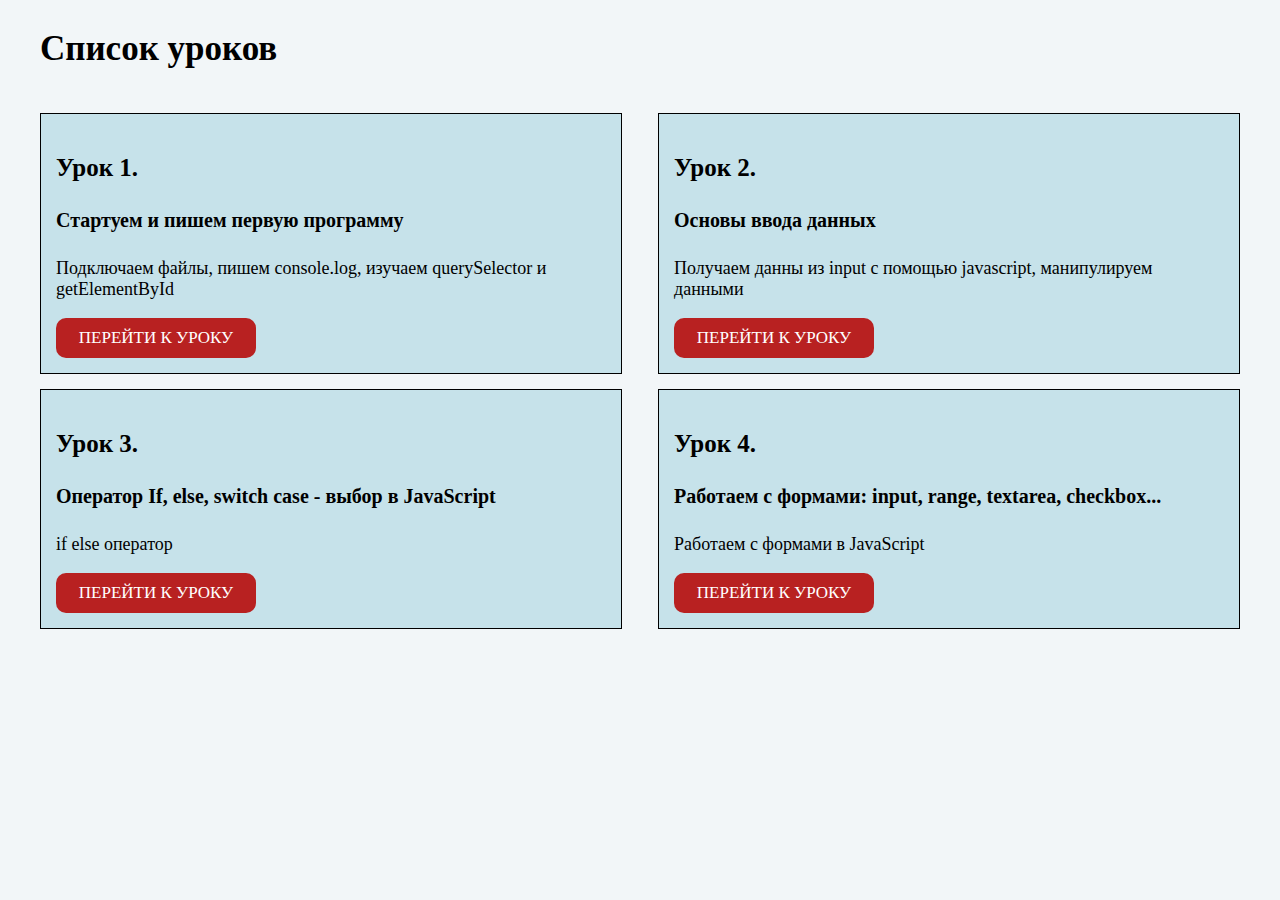
<file: index.html>
<!DOCTYPE html>
<html lang="en">
<head>
    <meta charset="UTF-8">
    <meta name="viewport" content="width=device-width, initial-scale=1.0">
    <link rel="stylesheet" href="style.css">
    
    <meta http-equiv="X-UA-Compatible" content="ie=edge">
    <title>Project 1</title>
</head>
<body class="page">
    <div class="container">
        <h2 class="page__title">Список уроков</h2>

        <ul class="page__list list-lessons">
            <li class="list-lessons__item">
                <h3 class="list-lessons__title">
                    Урок 1. 
                </h3>
                <h4 class="list-lessons__subtitle">
                    Стартуем и пишем первую программу
                </h4>
                <p class="list-lessons__text">
                    Подключаем файлы, пишем console.log, изучаем querySelector и getElementById
                </p>
                <a class="list-lessons__link" href="js_lesson_1/index.html">
                    Перейти к уроку
                </a>
            </li>
            <li class="list-lessons__item">
                <h3 class="list-lessons__title">
                    Урок 2. 
                </h3>
                <h4 class="list-lessons__subtitle">
                    Основы ввода данных
                </h4>
                <p class="list-lessons__text">
                    Получаем данны из input с помощью javascript, манипулируем данными
                </p>
                <a class="list-lessons__link" href="js_lesson_2/index.html">
                    Перейти к уроку
                </a>
            </li>
            <li class="list-lessons__item">
                <h3 class="list-lessons__title">
                    Урок 3. 
                </h3>
                <h4 class="list-lessons__subtitle">
                    Оператор If, else, switch case - выбор в JavaScript
                </h4>
                <p class="list-lessons__text">
                    if else оператор
                </p>
                <a class="list-lessons__link" href="js_lesson_3/index.html">
                    Перейти к уроку
                </a>
            </li>
            <li class="list-lessons__item">
                <h3 class="list-lessons__title">
                    Урок 4. 
                </h3>
                <h4 class="list-lessons__subtitle">
                    Работаем с формами: input, range, textarea, checkbox...
                </h4>
                <p class="list-lessons__text">
                    Работаем с формами в JavaScript
                </p>
                <a  class="list-lessons__link" href="js_lesson_4/index.html">
                    Перейти к уроку
                </a>
            </li>

        </ul>

    
    </div>
    
    
</body>
</html>
</file>
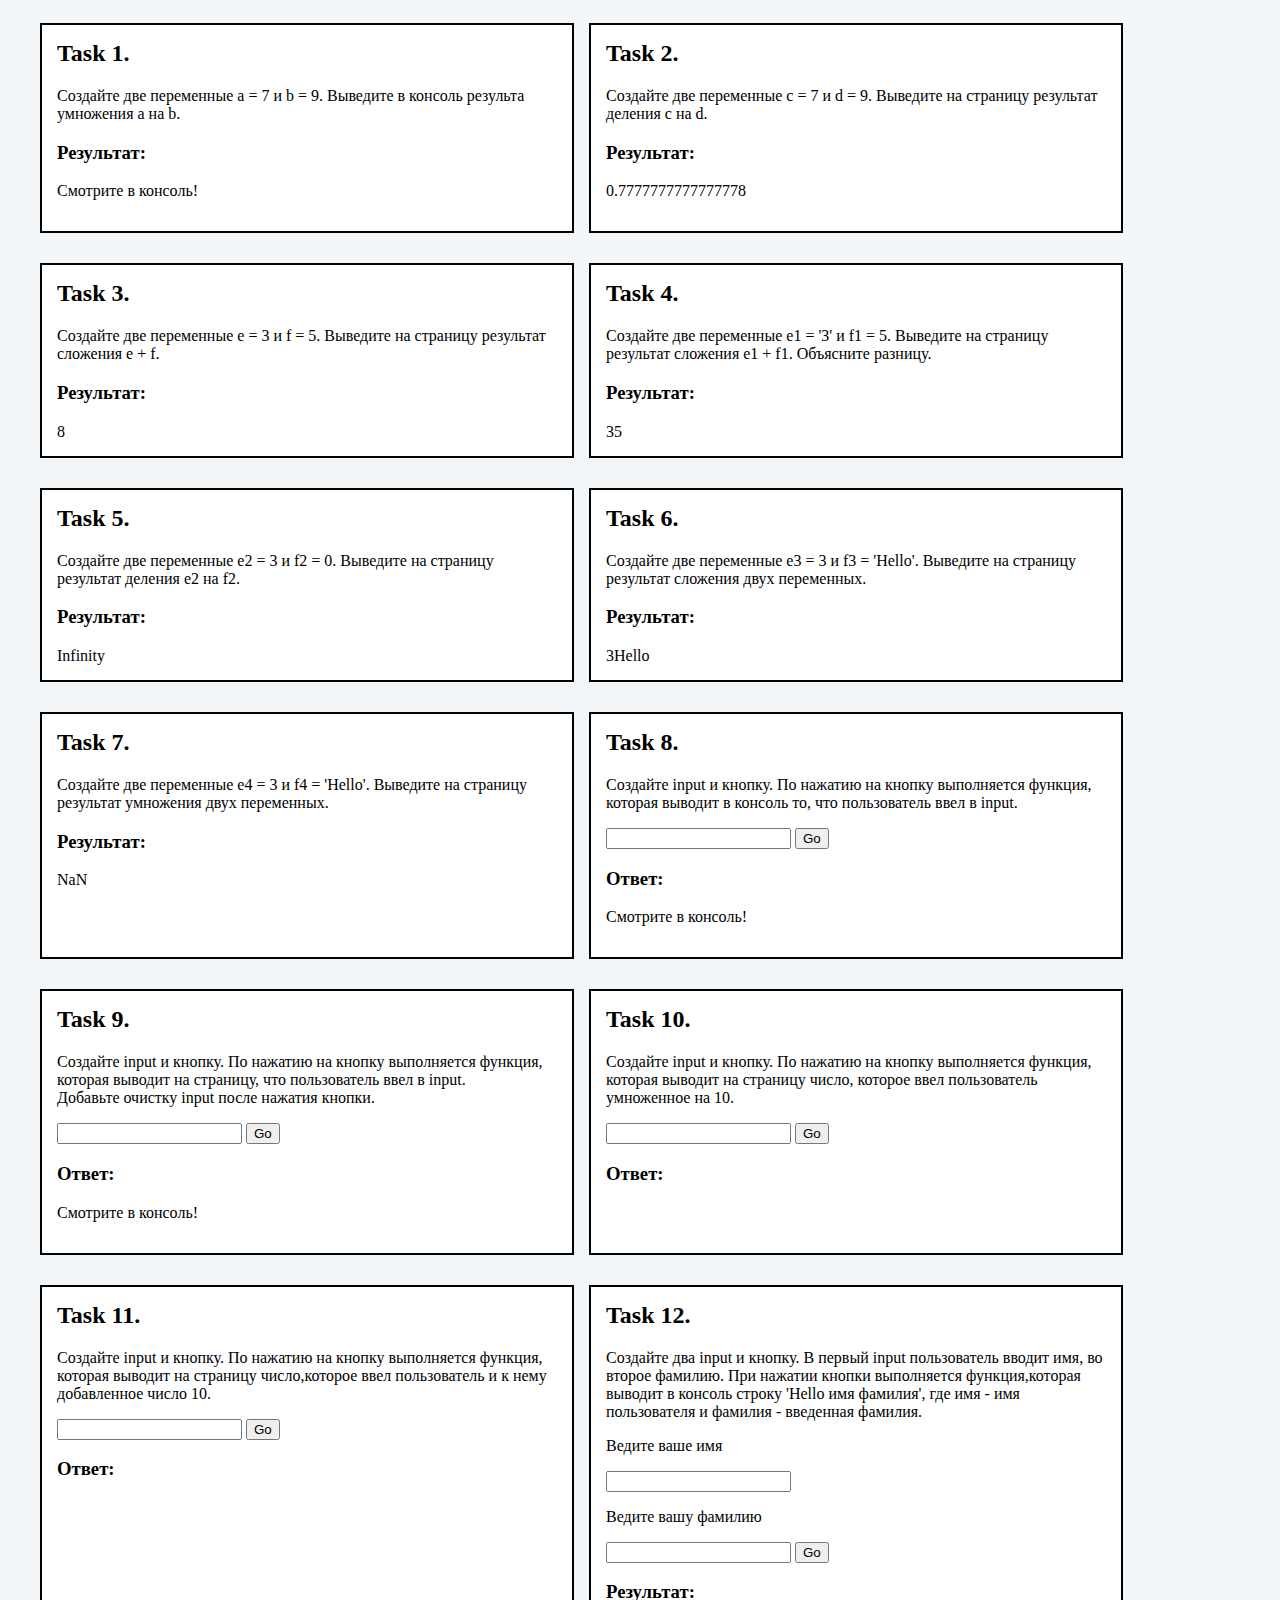
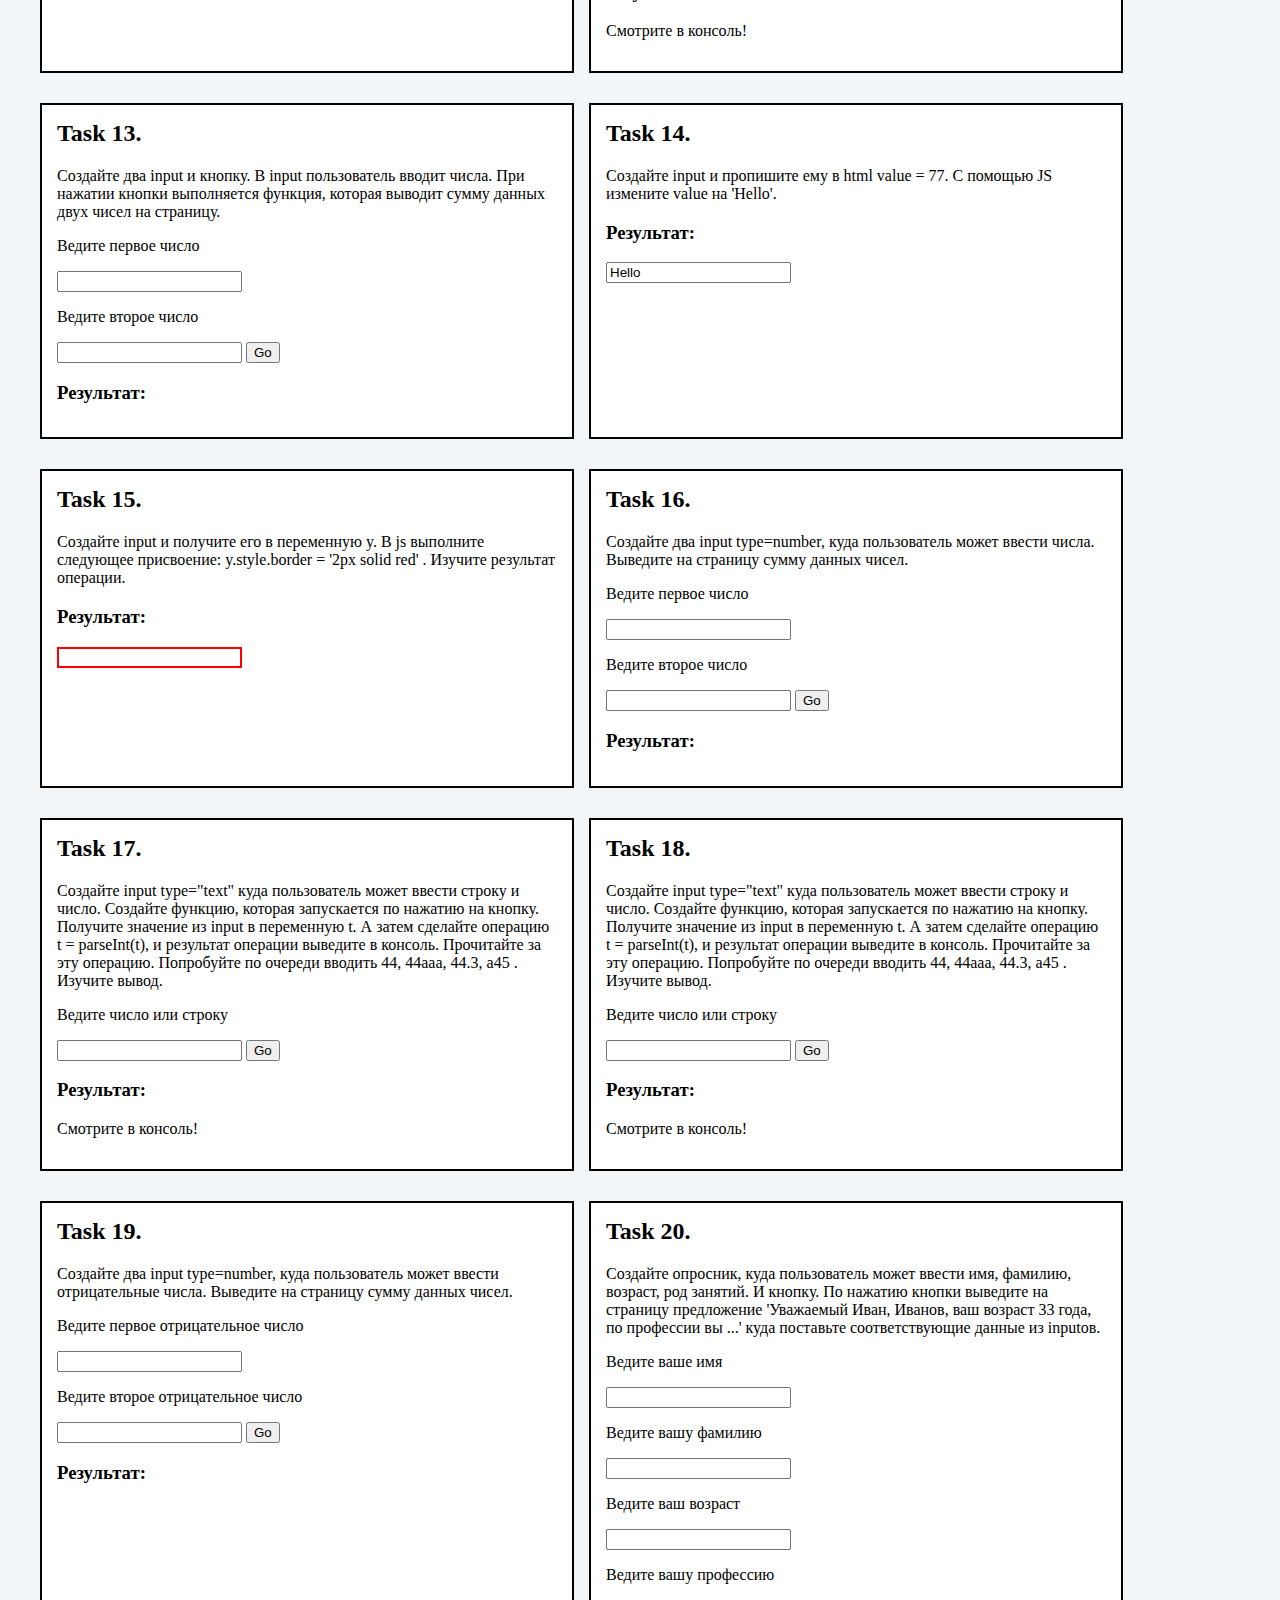
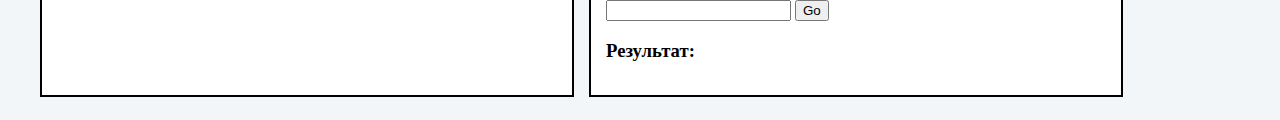
<file: js_lesson_2/index.html>
<!DOCTYPE html>
<html lang="en">
<head>
    <meta charset="UTF-8">
    <meta name="viewport" content="width=device-width, initial-scale=1.0">
    <link rel="stylesheet" href="css/style.css">
    
    <meta http-equiv="X-UA-Compatible" content="ie=edge">
    <title>Lesson_2</title>
</head>
<body class="page">
    <div class="container">

        <div class="wrapper">
            <h2>Task 1.</h2>
            <p>
                Создайте две переменные a = 7 и b = 9. Выведите в консоль результа умножения a на b.
            </p>
            <h3>Результат:</h3>
            <p>Смотрите в консоль!</p>
            <div class="task1"></div>
        </div>

        <div class="wrapper">
            <h2>Task 2.</h2>
            <p>
                Создайте две переменные c = 7 и d = 9. Выведите на страницу результат деления c на d.
            </p>
            <h3>Результат:</h3>
            <div class="task2"></div>
        </div>

        <div class="wrapper">
            <h2>Task 3.</h2>
            <p>
                Создайте две переменные e = 3 и f = 5. Выведите на страницу результат сложения e + f.
            </p>
            <h3>Результат:</h3>
            <div class="task3"></div>
        </div>

        <div class="wrapper">
            <h2>Task 4.</h2>
            <p>
                Создайте две переменные e1 = '3' и f1 = 5. Выведите на страницу результат сложения e1 + f1. Объясните разницу.
            </p>
            <h3>Результат:</h3>
            <div class="task4"></div>
        </div>

        <div class="wrapper">
            <h2>Task 5.</h2>
            <p>
                Создайте две переменные e2 = 3 и f2 = 0. Выведите на страницу результат деления e2 на f2.
            </p>
            <h3>Результат:</h3>
            <div class="task5"></div>
        </div>

        <div class="wrapper">
            <h2>Task 6.</h2>
            <p>
                Создайте две переменные e3 = 3 и f3 = 'Hello'. Выведите на страницу результат сложения двух переменных.
            </p>
            <h3>Результат:</h3>
            <div class="task6"></div>
        </div>

        <div class="wrapper">
            <h2>Task 7.</h2>
            <p>
                Создайте две переменные e4 = 3 и f4 = 'Hello'. Выведите на страницу результат умножения двух переменных.
            </p>
            <h3>Результат:</h3>
            <div class="task7"></div>
        </div>

        <div class="wrapper">
            <h2>Task 8.</h2>
            <p>
                Создайте input и кнопку. По нажатию на кнопку выполняется функция, которая выводит в консоль то, что пользователь ввел в input.
            </p>
            <input class="task8__input" type="text">
            <button class="task8__btn">Go</button>
            <h3>Ответ:</h3>
            <p>Смотрите в консоль!</p>
        </div>

        <div class="wrapper">
            <h2>Task 9.</h2>
            <p>
                Создайте input и кнопку. По нажатию на кнопку выполняется функция, которая выводит на страницу, что пользователь ввел в input.<br> Добавьте очистку input после нажатия кнопки.
            </p>
            <input class="task9__input" type="text">
            <button class="task9__btn">Go</button>
            <h3>Ответ:</h3>
            <p>Смотрите в консоль!</p>
        </div>

        <div class="wrapper">
            <h2>Task 10.</h2>
            <p>
                Создайте input и кнопку. По нажатию на кнопку выполняется функция, которая выводит на страницу число, которое ввел пользователь умноженное на 10.
            </p>
            <input class="task10__input" type="number">
            <button class="task10__btn">Go</button>
            <h3>Ответ:</h3>
            <div class="task10"></div>
        </div>

        <div class="wrapper">
            <h2>Task 11.</h2>
            <p>
                Создайте input и кнопку. По нажатию на кнопку выполняется функция, которая выводит на страницу число,которое ввел пользователь и к нему добавленное число 10.
            </p>
            <input class="task11__input" type="number">
            <button class="task11__btn">Go</button>
            <h3>Ответ:</h3>
            <div class="task11"></div>
        </div>

        <div class="wrapper">
            <h2>Task 12.</h2>
            <p>
                Создайте два input и кнопку. В первый input пользователь вводит имя, во второе фамилию. При нажатии кнопки выполняется функция,которая выводит в консоль строку 'Hello имя фамилия', где имя - имя пользователя и фамилия - введенная фамилия.
            </p>
            <p>Ведите ваше имя</p>
            <input class="task12__input_name" type="text">
            <p>Ведите вашу фамилию</p>
            <input class="task12__input_surname" type="text">
            <button class="task12__btn">Go</button>
            <h3>Результат:</h3>
            <p>Смотрите в консоль!</p>
        </div>

        <div class="wrapper">
            <h2>Task 13.</h2>
            <p>
                Создайте два input и кнопку. В input пользователь вводит числа. При нажатии кнопки выполняется функция, которая выводит сумму данных двух чисел на страницу.
            </p>
            <p>Ведите первое число</p>
            <input class="task13__input_firstnumber" type="number">
            <p>Ведите второе число</p>
            <input class="task13__input_secondnumber" type="number">
            <button class="task13__btn">Go</button>
            <h3>Результат:</h3>
            <div class="out13"></div>
        </div>

        <div class="wrapper">
            <h2>Task 14.</h2>
            <p>
                Создайте input и пропишите ему в html value = 77. С помощью JS измените value на 'Hello'.
            </p>
            <h3>Результат:</h3>
            <input class="task14__input_number" type="text" value='77'>  
        </div>

        <div class="wrapper">
            <h2>Task 15.</h2>
            <p>
                Создайте input и получите его в переменную y. В js выполните следующее присвоение: y.style.border = '2px solid red' . Изучите результат операции.
            </p>
            <h3>Результат:</h3>
            <input class="task15__input" type="text">
        </div>

        <div class="wrapper">
            <h2>Task 16.</h2>
            <p>
                Создайте два input type=number, куда пользователь может ввести числа. Выведите на страницу сумму данных чисел.
            </p>
            <p>Ведите первое число</p>
            <input class="task16__input_firstnumber" type="number">
            <p>Ведите второе число</p>
            <input class="task16__input_secondnumber" type="number">
            <button class="task16__btn">Go</button>
            <h3>Результат:</h3>
            <div class="out16"></div>
        </div>

        <div class="wrapper">
            <h2>Task 17.</h2>
            <p>
                Создайте input type="text" куда пользователь может ввести строку и число. Создайте функцию, которая запускается по нажатию на кнопку. Получите значение из input в переменную t. А затем сделайте операцию t = parseInt(t), и результат операции выведите в консоль. Прочитайте за эту операцию. Попробуйте по очереди вводить 44, 44aaa, 44.3, a45 . Изучите вывод.
            </p>
            <p>Ведите число или строку</p>
            <input class="task17__input" type="text">
            <button class="task17__btn">Go</button>
            <h3>Результат:</h3>
            <p>Смотрите в консоль!</p>
        </div>

         <div class="wrapper">
            <h2>Task 18.</h2>
            <p>
                Создайте input type="text" куда пользователь может ввести строку и число. Создайте функцию, которая запускается по нажатию на кнопку. Получите значение из input в переменную t. А затем сделайте операцию t = parseInt(t), и результат операции выведите в консоль. Прочитайте за эту операцию. Попробуйте по очереди вводить 44, 44aaa, 44.3, a45 . Изучите вывод.
            </p>
            <p>Ведите число или строку</p>
            <input class="task18__input" type="text">
            <button class="task18__btn">Go</button>
            <h3>Результат:</h3>
            <p>Смотрите в консоль!</p>
        </div>

        <div class="wrapper">
            <h2>Task 19.</h2>
            <p>
               Создайте два input type=number, куда пользователь может ввести отрицательные числа. Выведите на страницу сумму данных чисел.
            </p>
            <p>Ведите первое отрицательное число</p>
            <input class="task19__input_firstnumber" type="number">
            <p>Ведите второе отрицательное число</p>
            <input class="task19__input_secondnumber" type="number">
            <button class="task19__btn">Go</button>
            <h3>Результат:</h3>
            <div class="out19"></div>
        </div>

        <div class="wrapper">
            <h2>Task 20.</h2>
            <p>
               Создайте опросник, куда пользователь может ввести имя, фамилию, возраст, род занятий. И кнопку. По нажатию кнопки выведите на страницу предложение 'Уважаемый Иван, Иванов, ваш возраст 33 года, по профессии вы ...' куда поставьте соответствующие данные из inputов.
            </p>
            <p>Ведите ваше имя</p>
            <input class="task20__input_name" type="text">
            <p>Ведите вашу фамилию</p>
            <input class="task20__input_surname" type="text">
            <p>Ведите ваш возраст</p>
            <input class="task20__input_age" type="number">
            <p>Ведите вашу профессию</p>
            <input class="task20__input_profession" type="text">
            <button class="task20__btn">Go</button>
            <h3>Результат:</h3>
            <div class="out20"></div>
        </div>


    </div>
    
    <script src="js/script.js"></script>
</body>
</html>
</file>
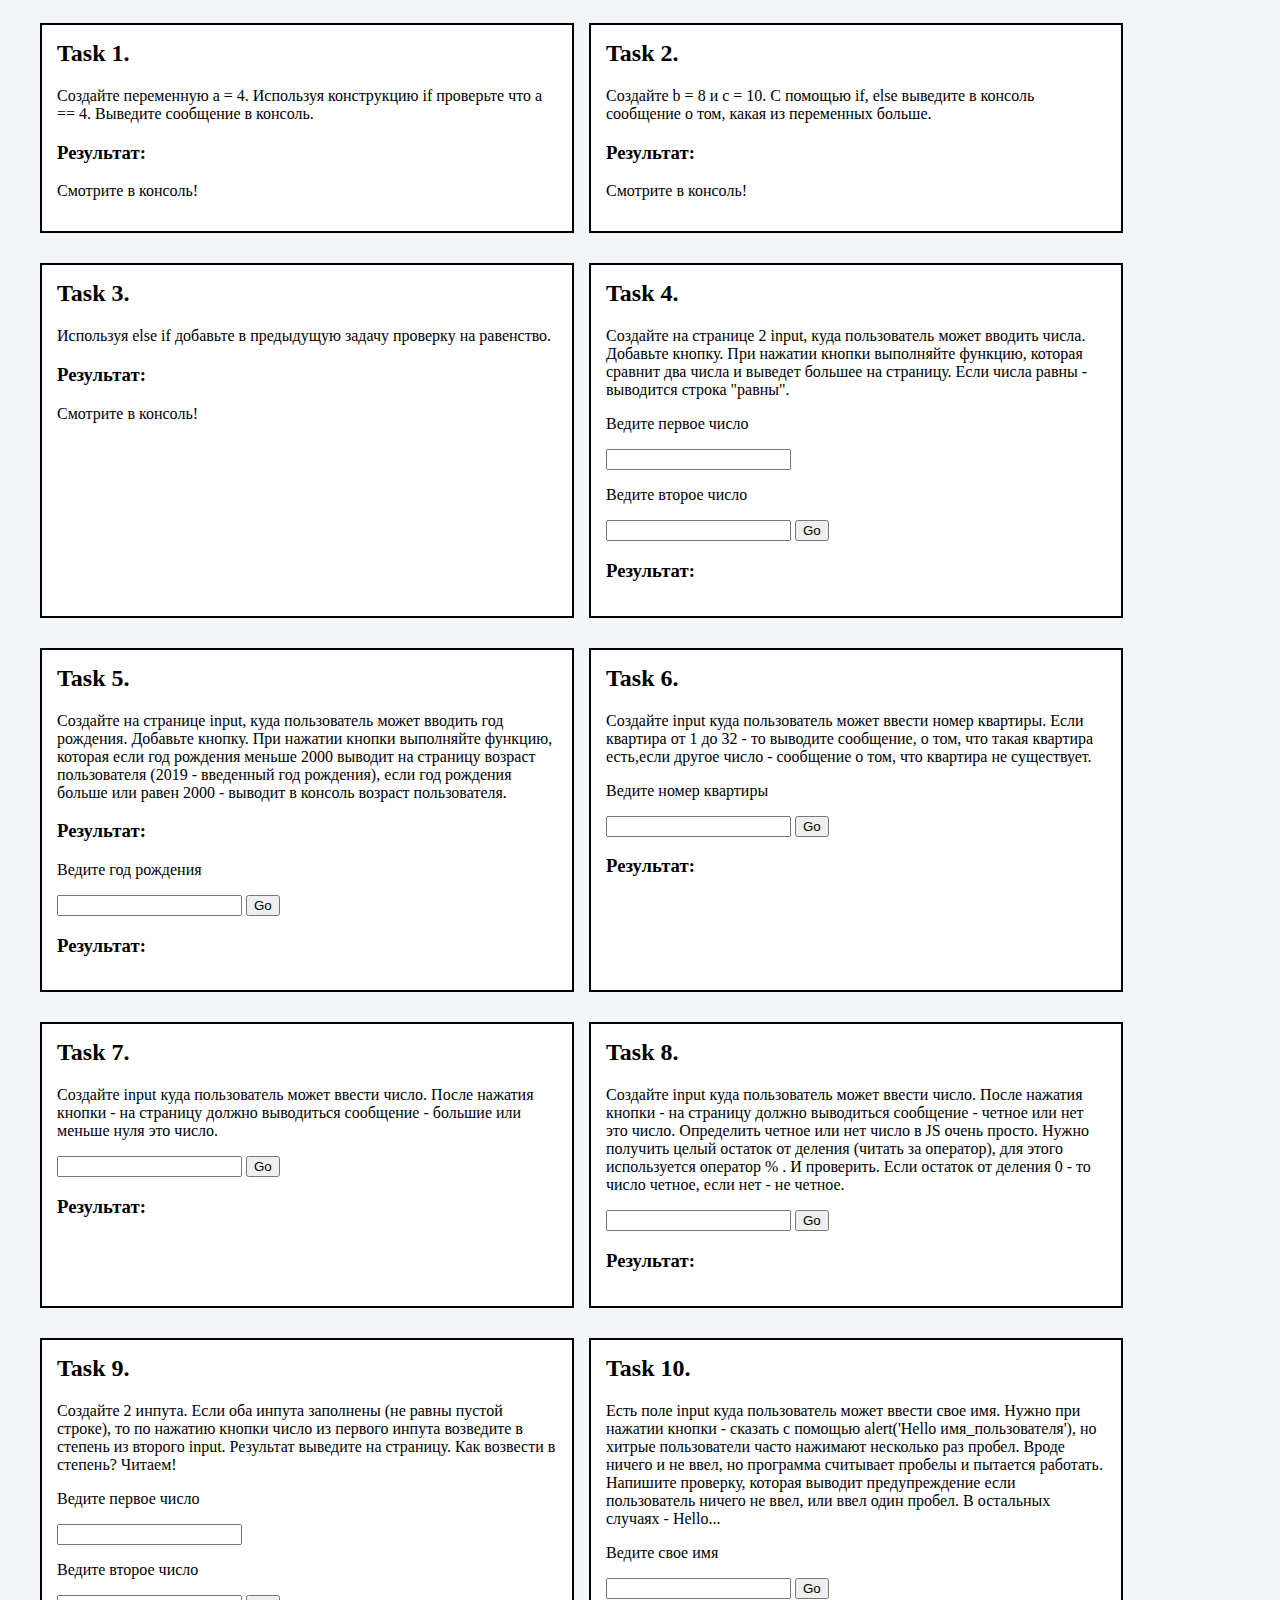
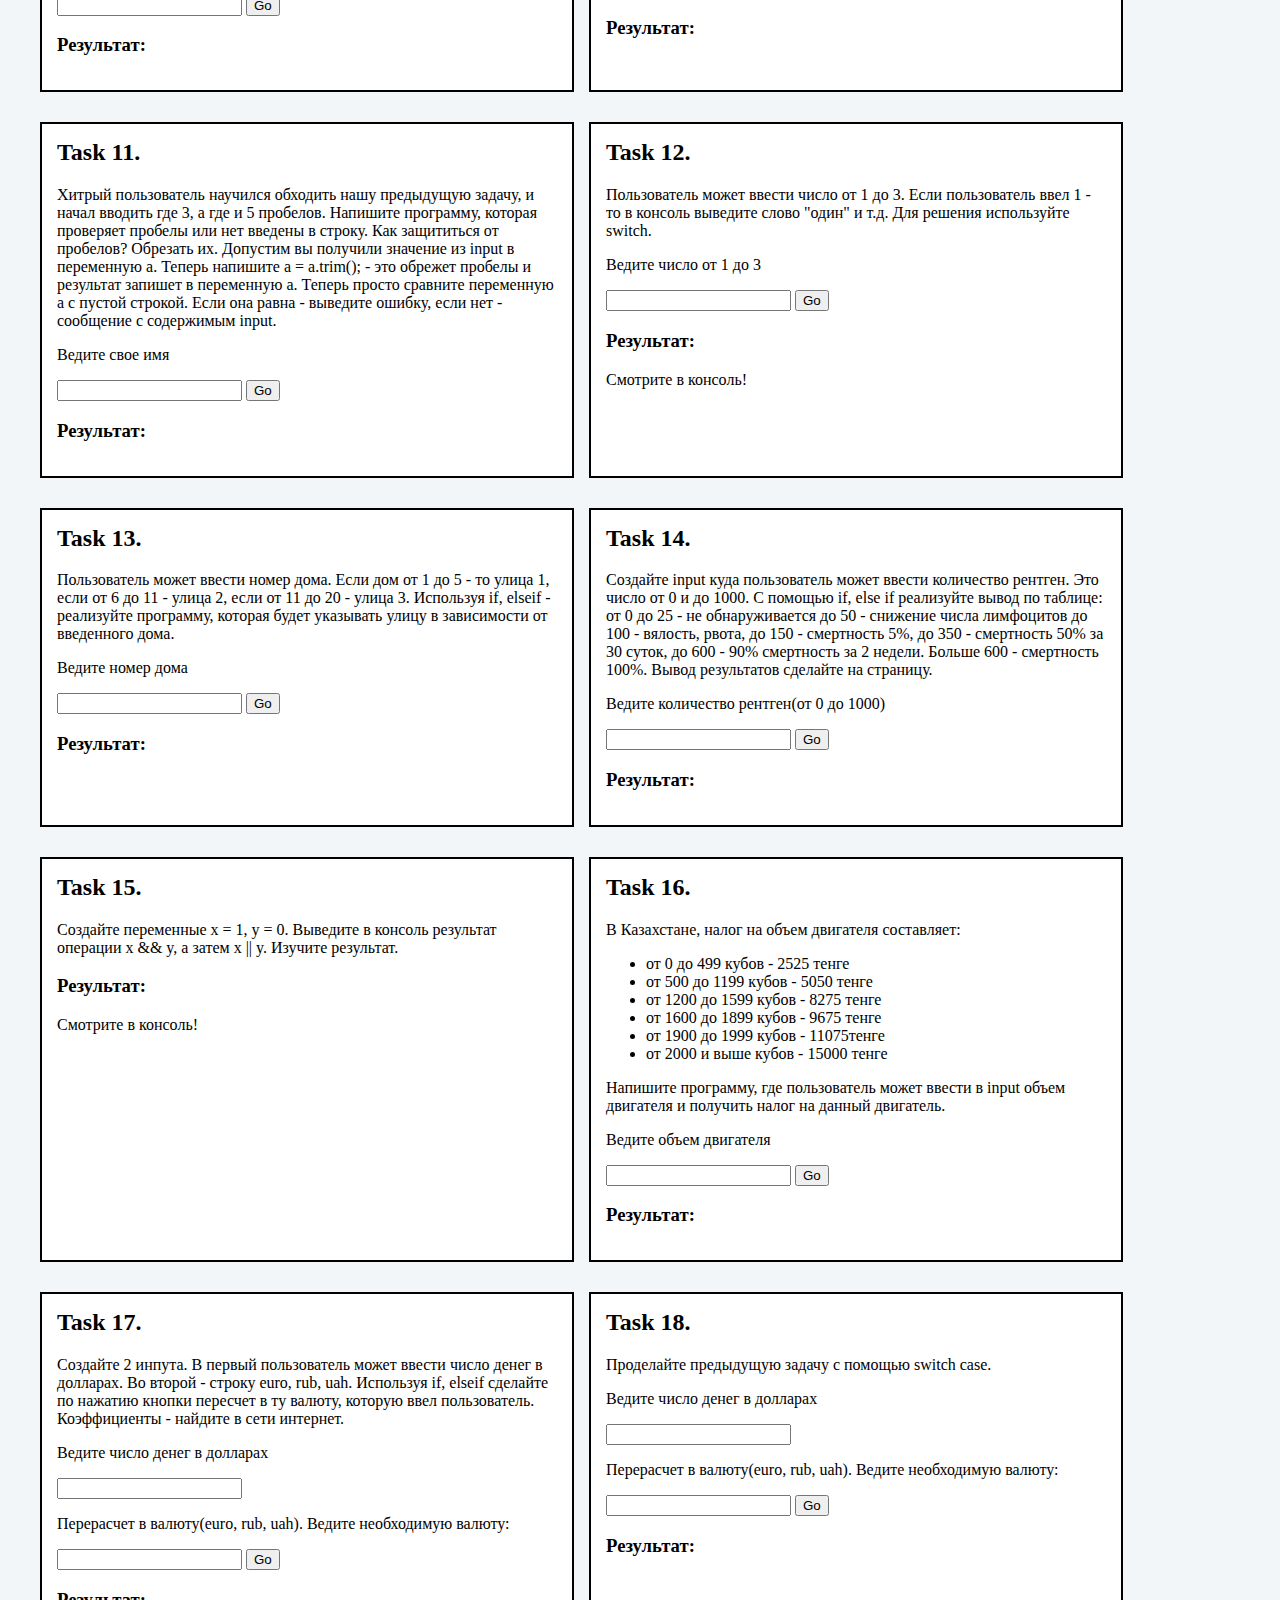
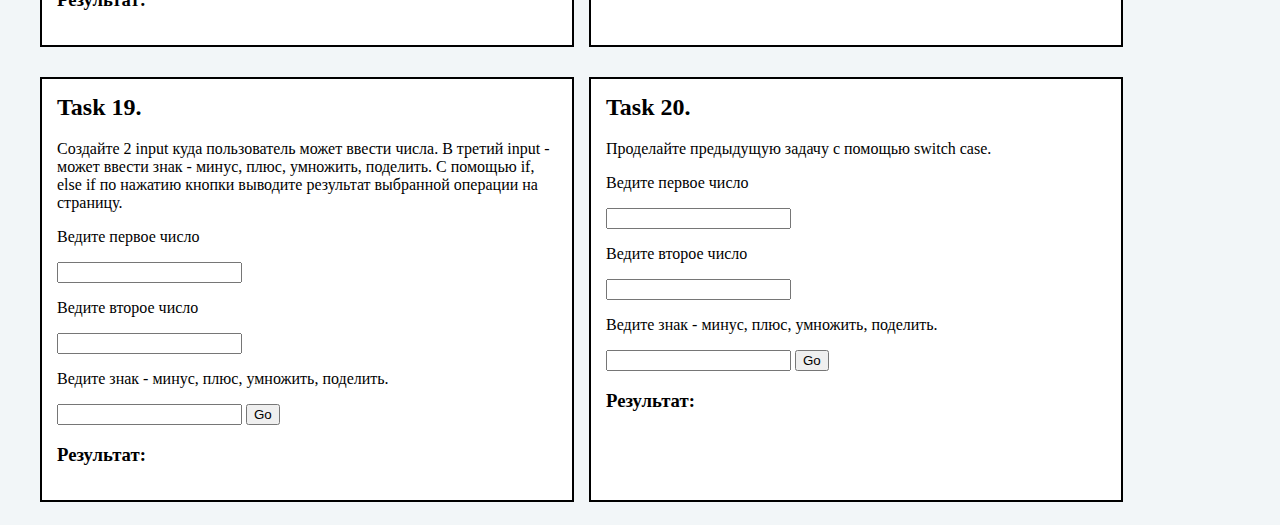
<file: js_lesson_3/index.html>
<!DOCTYPE html>
<html lang="en">
<head>
    <meta charset="UTF-8">
    <meta name="viewport" content="width=device-width, initial-scale=1.0">
    <link rel="stylesheet" href="css/style.css">
    
    <meta http-equiv="X-UA-Compatible" content="ie=edge">
    <title>Lesson_3</title>
</head>
<body class="page">
    <div class="container">

        <div class="wrapper">
            <h2>Task 1.</h2>
            <p>
                Создайте переменную a = 4. Используя конструкцию if проверьте что a == 4. Выведите сообщение в консоль.
            </p>
            <h3>Результат:</h3>
            <p>Смотрите в консоль!</p>
        </div>

        <div class="wrapper">
            <h2>Task 2.</h2>
            <p>
                Создайте b = 8 и с = 10. С помощью if, else выведите в консоль сообщение о том, какая из переменных больше.
            </p>
            <h3>Результат:</h3>
            <p>Смотрите в консоль!</p>
        </div>

        <div class="wrapper">
            <h2>Task 3.</h2>
            <p>
                Используя else if добавьте в предыдущую задачу проверку на равенство.
            </p>
            <h3>Результат:</h3>
            <p>Смотрите в консоль!</p>
        </div>

        <div class="wrapper">
            <h2>Task 4.</h2>
            <p>
                Создайте на странице 2 input, куда пользователь может вводить числа. Добавьте кнопку. При нажатии кнопки выполняйте функцию, которая сравнит два числа и выведет большее на страницу. Если числа равны - выводится строка "равны".
            </p>
            <p>
                Ведите первое число
            </p>
            <input class="task4__input_num1" type="number">
            <p>
                Ведите второе число
            </p>
            <input class="task4__input_num2" type="number">
            <button class="task4__btn">Go</button>
            <h3>Результат:</h3>
            <div class="out4"></div>
        </div>

        <div class="wrapper">
            <h2>Task 5.</h2>
            <p>
                Создайте на странице input, куда пользователь может вводить год рождения. Добавьте кнопку. При нажатии кнопки выполняйте функцию, которая если год рождения меньше 2000 выводит на страницу возраст пользователя (2019 - введенный год рождения), если год рождения больше или равен 2000 - выводит в консоль возраст пользователя.
            </p>
            <h3>Результат:</h3>
            <p>
                Ведите год рождения
            </p>
            <input class="task5__input" type="number">
            <button class="task5__btn">Go</button>
            <h3>Результат:</h3>
            <div class="out5"></div>
        </div>

        <div class="wrapper">
            <h2>Task 6.</h2>
            <p>
                Создайте input куда пользователь может ввести номер квартиры. Если квартира от 1 до 32 - то выводите сообщение, о том, что такая квартира есть,если другое число - сообщение о том, что квартира не существует.
            </p>
            <p>
                Ведите номер квартиры
            </p>
            <input class="task6__input" type="number">
            <button class="task6__btn">Go</button>
            <h3>Результат:</h3>
            <div class="out6"></div>
        </div>

        <div class="wrapper">
            <h2>Task 7.</h2>
            <p>
                Создайте input куда пользователь может ввести число. После нажатия кнопки - на страницу должно выводиться сообщение - большие или меньше нуля это число.
            </p>
            <input class="task7__input" type="number">
            <button class="task7__btn">Go</button>
            <h3>Результат:</h3>
            <div class="out7"></div>
        </div>

        <div class="wrapper">
            <h2>Task 8.</h2>
            <p>
                Создайте input куда пользователь может ввести число. После нажатия кнопки - на страницу должно выводиться сообщение - четное или нет это число. Определить четное или нет число в JS очень просто. Нужно получить целый остаток от деления (читать за оператор), для этого используется оператор % . И проверить. Если остаток от деления 0 - то число четное, если нет - не четное.
            </p>
            <input class="task8__input" type="number">
            <button class="task8__btn">Go</button>
            <h3>Результат:</h3>
            <div class="out8"></div>
        </div>

        <div class="wrapper">
            <h2>Task 9.</h2>
            <p>
                Создайте 2 инпута. Если оба инпута заполнены (не равны пустой строке), то по нажатию кнопки число из первого инпута возведите в степень из второго input. Результат выведите на страницу. Как возвести в степень? Читаем!
            </p>
            <p>
                Ведите первое число
            </p>
            <input class="task9__input_number1" type="number">
            <p>
                Ведите второе число
            </p>
            <input class="task9__input_number2" type="number">
            <button class="task9__btn">Go</button>
            <h3>Результат:</h3>
            <div class="out9"></div>
        </div>

        <div class="wrapper">
            <h2>Task 10.</h2>
            <p>
                Есть поле input куда пользователь может ввести свое имя. Нужно при нажатии кнопки - сказать с помощью alert('Hello имя_пользователя'), но хитрые пользователи часто нажимают несколько раз пробел. Вроде ничего и не ввел, но программа считывает пробелы и пытается работать. Напишите проверку, которая выводит предупреждение если пользователь ничего не ввел, или ввел один пробел. В остальных случаях - Hello...
            </p>
            <p>
                Ведите свое имя
            </p>
            <input class="task10__input" type="text">
            <button class="task10__btn">Go</button>
            <h3>Результат:</h3>
            <div class="out10"></div>
        </div>

        <div class="wrapper">
            <h2>Task 11.</h2>
            <p>
               Хитрый пользователь научился обходить нашу предыдущую задачу, и начал вводить где 3, а где и 5 пробелов. Напишите программу, которая проверяет пробелы или нет введены в строку. Как защититься от пробелов? Обрезать их. Допустим вы получили значение из input в переменную a. Теперь напишите a = a.trim(); - это обрежет пробелы и результат запишет в переменную a. Теперь просто сравните переменную a c пустой строкой. Если она равна - выведите ошибку, если нет - сообщение с содержимым input.
            </p>
            <p>
                Ведите свое имя
            </p>
            <input class="task11__input" type="text">
            <button class="task11__btn">Go</button>
            <h3>Результат:</h3>
            <div class="out11"></div>
        </div>

        <div class="wrapper">
            <h2>Task 12.</h2>
            <p>
                Пользователь может ввести число от 1 до 3. Если пользователь ввел 1 - то в консоль выведите слово "один" и т.д. Для решения используйте switch.
            </p>
            <p>Ведите число от 1 до 3</p>
            <input class="task12__input" type="number">
            <button class="task12__btn">Go</button>
            <h3>Результат:</h3>
            <p>Смотрите в консоль!</p>
        </div>

        <div class="wrapper">
            <h2>Task 13.</h2>
            <p>
                Пользователь может ввести номер дома. Если дом от 1 до 5 - то улица 1, если от 6 до 11 - улица 2, если от 11 до 20 - улица 3. Используя if, elseif - реализуйте программу, которая будет указывать улицу в зависимости от введенного дома.
            </p>
            <p>Ведите номер дома</p>
            <input class="task13__input" type="number">
            <button class="task13__btn">Go</button>
            <h3>Результат:</h3>
            <div class="out13"></div>
        </div>

        <div class="wrapper">
            <h2>Task 14.</h2>
            <p>
                Создайте input куда пользователь может ввести количество рентген. Это число от 0 и до 1000. С помощью if, else if реализуйте вывод по таблице: от 0 до 25 - не обнаруживается до 50 - снижение числа лимфоцитов до 100 - вялость, рвота, до 150 - смертность 5%, до 350 - смертность 50% за 30 суток, до 600 - 90% смертность за 2 недели. Больше 600 - смертность 100%. Вывод результатов сделайте на страницу.
            </p>
            <p>Ведите количество рентген(от 0 до 1000)</p>
            <input class="task14__input" type="number">
            <button class="task14__btn">Go</button>
            <h3>Результат:</h3>
            <div class="out14"></div>
        </div>

        <div class="wrapper">
            <h2>Task 15.</h2>
            <p>
                Создайте переменные x = 1, y = 0. Выведите в консоль результат операции x && y, а затем x || y. Изучите результат.
            </p>
            <h3>Результат:</h3>
            <p>Смотрите в консоль!</p>
        </div>

        <div class="wrapper">
            <h2>Task 16.</h2>
            <p>
                В Казахстане, налог на объем двигателя составляет:
            </p>
            <ul>
                <li>
                    от 0 до 499 кубов - 2525 тенге
                </li>
                <li>
                    от 500 до 1199 кубов - 5050 тенге
                </li>
                <li>
                    от 1200 до 1599 кубов - 8275 тенге
                </li>
                <li>
                    от 1600 до 1899 кубов - 9675 тенге
                </li>
                <li>
                    от 1900 до 1999 кубов - 11075тенге
                </li>
                <li>
                    от 2000 и выше кубов - 15000 тенге
                </li>
            </ul>
            <p>
                Напишите программу, где пользователь может ввести в input объем двигателя и получить налог на данный двигатель.
            </p>
            <p>Ведите объем двигателя</p>
            <input class="task16__input" type="number">
            <button class="task16__btn">Go</button>
            <h3>Результат:</h3>
            <div class="out16"></div>
        </div>

        <div class="wrapper">
            <h2>Task 17.</h2>
            <p>
                Создайте 2 инпута. В первый пользователь может ввести число денег в долларах. Во второй - строку euro, rub, uah. Используя if, elseif сделайте по нажатию кнопки пересчет в ту валюту, которую ввел пользователь. Коэффициенты - найдите в сети интернет.
            </p>
            <p>Ведите число денег в долларах</p>
            <input class="task17__input_dollars" type="number">
            <p>Перерасчет в валюту(euro, rub, uah). Ведите необходимую валюту:</p>
            <input class="task17__input_сurrency" type="text">
            <button class="task17__btn">Go</button>
            <h3>Результат:</h3>
            <div class="out17"></div>
        </div>

        <div class="wrapper">
            <h2>Task 18.</h2>
            <p>
                Проделайте предыдущую задачу с помощью switch case.
            </p>
            <p>Ведите число денег в долларах</p>
            <input class="task18__input_dollars" type="number">
            <p>Перерасчет в валюту(euro, rub, uah). Ведите необходимую валюту:</p>
            <input class="task18__input_сurrency" type="text">
            <button class="task18__btn">Go</button>
            <h3>Результат:</h3>
            <div class="out18"></div>
        </div>

        <div class="wrapper">
            <h2>Task 19.</h2>
            <p>
                Создайте 2 input куда пользователь может ввести числа. В третий input - может ввести знак - минус, плюс, умножить, поделить. С помощью if, else if по нажатию кнопки выводите результат выбранной операции на страницу.
            </p>
            <p>Ведите первое число</p>
            <input class="task19__input_num1" type="number">
            <p>Ведите второе число</p>
            <input class="task19__input_num2" type="number">
            <p>Ведите знак - минус, плюс, умножить, поделить.</p>
            <input class="task19__input_sign" type="text">
            <button class="task19__btn">Go</button>
            <h3>Результат:</h3>
            <div class="out19"></div>
        </div>

        <div class="wrapper">
            <h2>Task 20.</h2>
            <p>
                Проделайте предыдущую задачу с помощью switch case.
            </p>
            <p>Ведите первое число</p>
            <input class="task20__input_num1" type="number">
            <p>Ведите второе число</p>
            <input class="task20__input_num2" type="number">
            <p>Ведите знак - минус, плюс, умножить, поделить.</p>
            <input class="task20__input_sign" type="text">
            <button class="task20__btn">Go</button>
            <h3>Результат:</h3>
            <div class="out20"></div>
        </div>

    </div>
    
    <script src="js/script.js"></script>
</body>
</html>
</file>
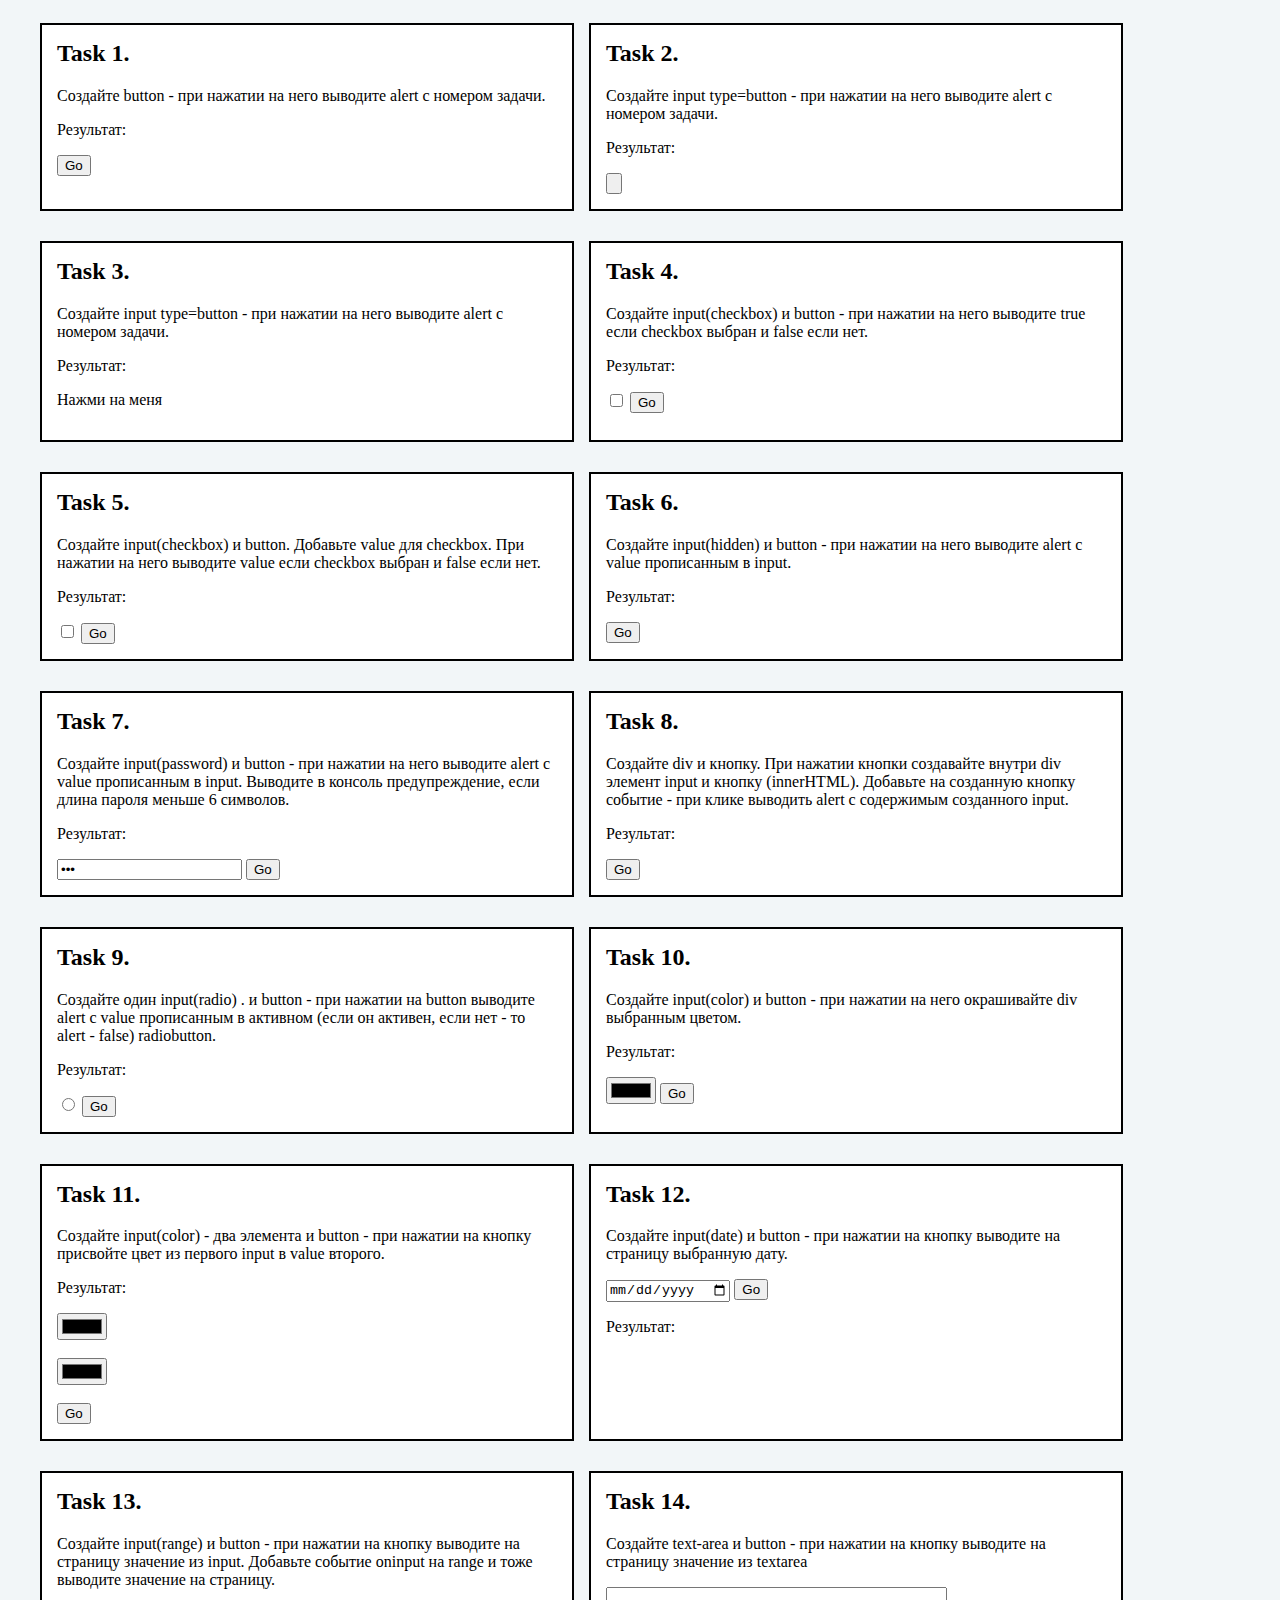
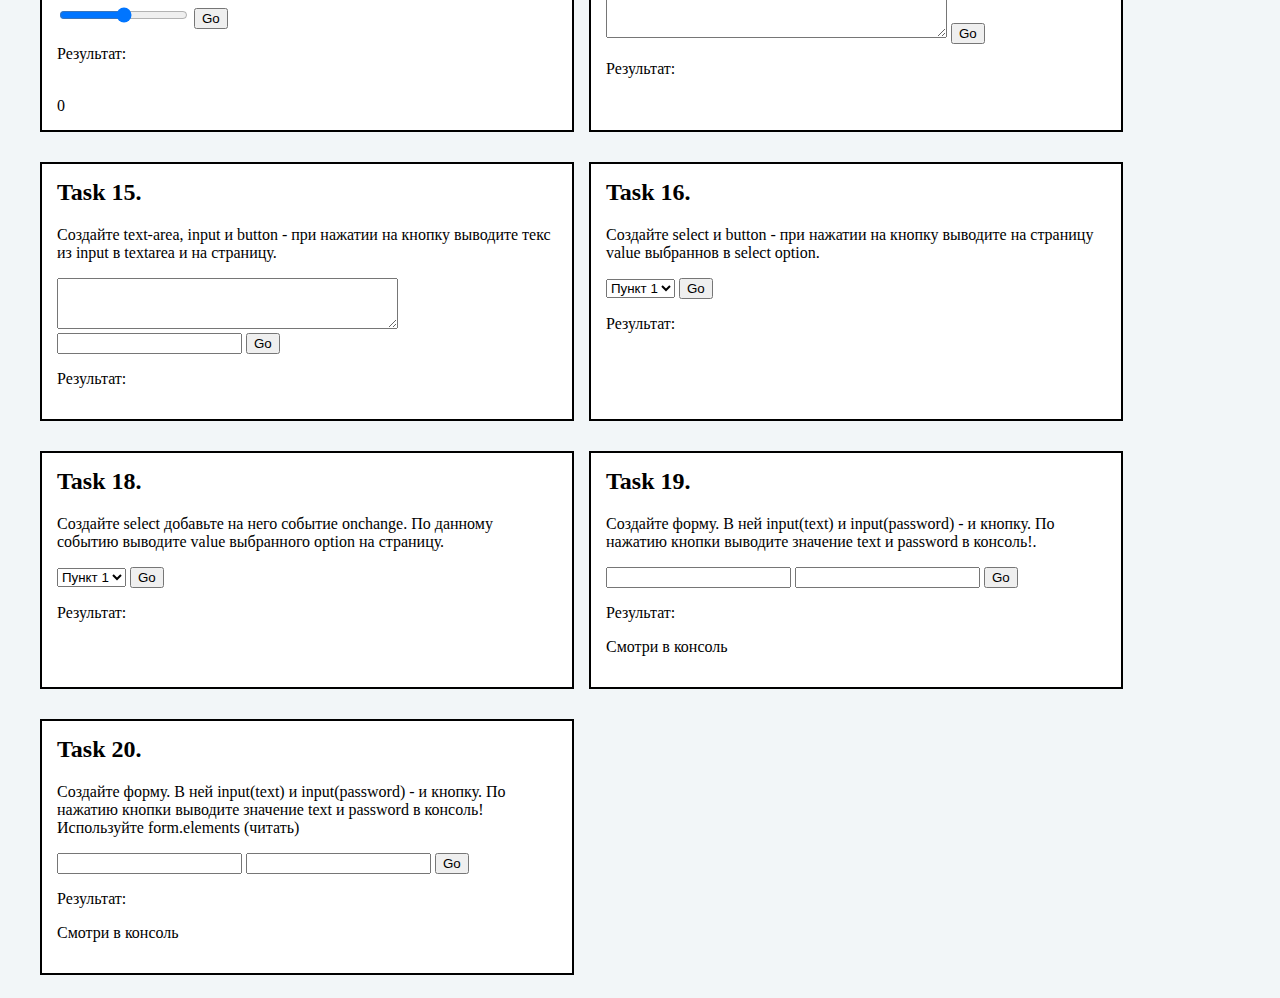
<file: js_lesson_4/index.html>
<!DOCTYPE html>
<html lang="en">
<head>
    <meta charset="UTF-8">
    <meta name="viewport" content="width=device-width, initial-scale=1.0">
    <link rel="stylesheet" href="css/style.css">
    
    <meta http-equiv="X-UA-Compatible" content="ie=edge">
    <title>Lesson_4</title>
</head>
<body class="page">
    <div class="container">

        <div class="wrapper">
            <h2>Task 1.</h2>
            <p>
                Создайте button - при нажатии на него выводите alert с номером задачи.
            </p>
            <p>Результат:</p>
            <button class="task1__btn">Go</button>
        </div>

        <div class="wrapper">
            <h2>Task 2.</h2>
            <p>
                Создайте input type=button - при нажатии на него выводите alert с номером задачи.
            </p>
            <p>Результат:</p>
            <input class="task2__btn" type=button>
        </div>

        <div class="wrapper">
            <h2>Task 3.</h2>
            <p>
                Создайте input type=button - при нажатии на него выводите alert с номером задачи.
            </p>
            <p>Результат:</p>
            <p class="task3__p">Нажми на меня</p>
        </div>

        <div class="wrapper">
            <h2>Task 4.</h2>
            <p>
                Создайте input(checkbox) и button - при нажатии на него выводите true если checkbox выбран и false если нет.
            </p>
            <p>Результат:</p>
            <input class="task4__input" type="checkbox">
            <button class="task4__btn">Go</button>
        </div>

        <div class="wrapper">
            <h2>Task 5.</h2>
            <p>
                Создайте input(checkbox) и button. Добавьте value для checkbox. При нажатии на него выводите value если checkbox выбран и false если нет.
            </p>
            <p>Результат:</p>
            <input class="task5__input" type="checkbox" value = "0">
            <button class="task5__btn">Go</button>
        </div>

        <div class="wrapper">
            <h2>Task 6.</h2>
            <p>
                Создайте input(hidden) и button - при нажатии на него выводите alert с value прописанным в input.
            </p>
            <p>Результат:</p>
            <input class="task6__input" type="hidden" value = "123">
            <button class="task6__btn">Go</button>
        </div>

        <div class="wrapper">
            <h2>Task 7.</h2>
            <p>
                Создайте input(password) и button - при нажатии на него выводите alert с value прописанным в input. Выводите в консоль предупреждение, если длина пароля меньше 6 символов.
            </p>
            <p>Результат:</p>
            <input class="task7__input" type="password" value = "123">
            <button class="task7__btn">Go</button>
        </div>

        <div class="wrapper">
            <h2>Task 8.</h2>
            <p>
                Создайте div и кнопку. При нажатии кнопки создавайте внутри div элемент input и кнопку (innerHTML). Добавьте на созданную кнопку событие - при клике выводить alert c содержимым созданного input.
            </p>
            <p>Результат:</p>
            <div class="task8__div"></div>
            <button class="task8__btn">Go</button>
        </div>

        <div class="wrapper">
            <h2>Task 9.</h2>
            <p>
                Создайте один input(radio) . и button - при нажатии на button выводите alert с value прописанным в активном (если он активен, если нет - то alert - false) radiobutton.
            </p>
            <p>Результат:</p>
            <input class="task9__input" type="radio" value = "123">
            <button class="task9__btn">Go</button>
        </div>

        <div class="wrapper wrapper__task10">
            <h2>Task 10.</h2>
            <p>
                Создайте input(color) и button - при нажатии на него окрашивайте div выбранным цветом.
            </p>
            <p>Результат:</p>
            <input class="task10__input" type="color">
            <button class="task10__btn">Go</button>
        </div>

        <div class="wrapper">
            <h2>Task 11.</h2>
            <p>
                Создайте input(color) - два элемента и button - при нажатии на кнопку присвойте цвет из первого input в value второго.
            </p>
            <p>Результат:</p>
            <input class="task11__input" type="color">
            <br>
            <br>
            <input class="task11__input2" type="color">
            <br>
            <br>
            <button class="task11__btn">Go</button>
        </div>

        <div class="wrapper">
            <h2>Task 12.</h2>
            <p>
                Создайте input(date) и button - при нажатии на кнопку выводите на страницу выбранную дату.
            </p>
            <input class="task12__input" type="date">
            <button class="task12__btn">Go</button>
            <p>Результат:</p>
            <div class="out12"></div>
        </div>

        <div class="wrapper">
            <h2>Task 13.</h2>
            <p>
                Создайте input(range) и button - при нажатии на кнопку выводите на страницу значение из input. Добавьте событие oninput на range и тоже выводите значение на страницу.
            </p>
            <input class="task13__input" type="range">
            <button class="task13__btn">Go</button>
            <p>Результат:</p>
            <div class="out13_1"></div>
            <br>
            <div class="out13_2">0</div>
        </div>

        <div class="wrapper">
            <h2>Task 14.</h2>
            <p>
                Создайте text-area и button - при нажатии на кнопку выводите на страницу значение из textarea
            </p>
            <textarea class="task14__textarea" cols="40" rows="3"></textarea>
            <button class="task14__btn">Go</button>
            <p>Результат:</p>
            <div class="out14"></div>
        </div>

        <div class="wrapper">
            <h2>Task 15.</h2>
            <p>
                Создайте text-area, input и button - при нажатии на кнопку выводите текс из input в textarea и на страницу.
            </p>
            <textarea class="task15__textarea" cols="40" rows="3"></textarea>
            <br>
            <input class="task15__input" type="text">
            <button class="task15__btn">Go</button>
            <p>Результат:</p>
            <div class="out15"></div>
        </div>

        <div class="wrapper">
            <h2>Task 16.</h2>
            <p>
                Создайте select и button - при нажатии на кнопку выводите на страницу value выбраннов в select option.
            </p>
            <select class="task16__select">
                <option>Пункт 1</option>
                <option>Пункт 2</option>
                <option>Пункт 3</option>
                <option>Пункт 4</option>
            </select>
            <button class="task16__btn">Go</button>
            <p>Результат:</p>
            <div class="out16"></div>
        </div>

        <div class="wrapper">
            <h2>Task 18.</h2>
            <p>
                Создайте select добавьте на него событие onchange. По данному событию выводите value выбранного option на страницу.
            </p>
            <select class="task18__select">
                <option>Пункт 1</option>
                <option>Пункт 2</option>
                <option>Пункт 3</option>
                <option>Пункт 4</option>
            </select>
            <button class="task18__btn">Go</button>
            <p>Результат:</p>
            <div class="out18"></div>
        </div>

        <div class="wrapper">
            <h2>Task 19.</h2>
            <p>
                Создайте форму. В ней input(text) и input(password) - и кнопку. По нажатию кнопки выводите значение text и password в консоль!.
            </p>
            <form action="#">
                <input class="task19__input" type="text">
                <input class="task19__input2" type="password">
                <button class="task19__btn">Go</button>
            </form>
            <p>Результат:</p>
            <p>Смотри в консоль</p>
        </div>

        <div class="wrapper">
            <h2>Task 20.</h2>
            <p>
                Создайте форму. В ней input(text) и input(password) - и кнопку. По нажатию кнопки выводите значение text и password в консоль! Используйте form.elements (читать)
            </p>
            <form class="task20__form" action="#">
                <input class="task20__input" type="text">
                <input class="task20__input2" type="password">
                <button class="task20__btn">Go</button>
            </form>
            <p>Результат:</p>
            <p>Смотри в консоль</p>
        </div>
    </div>
    
    <script src="js/script.js"></script>
</body>
</html>
</file>
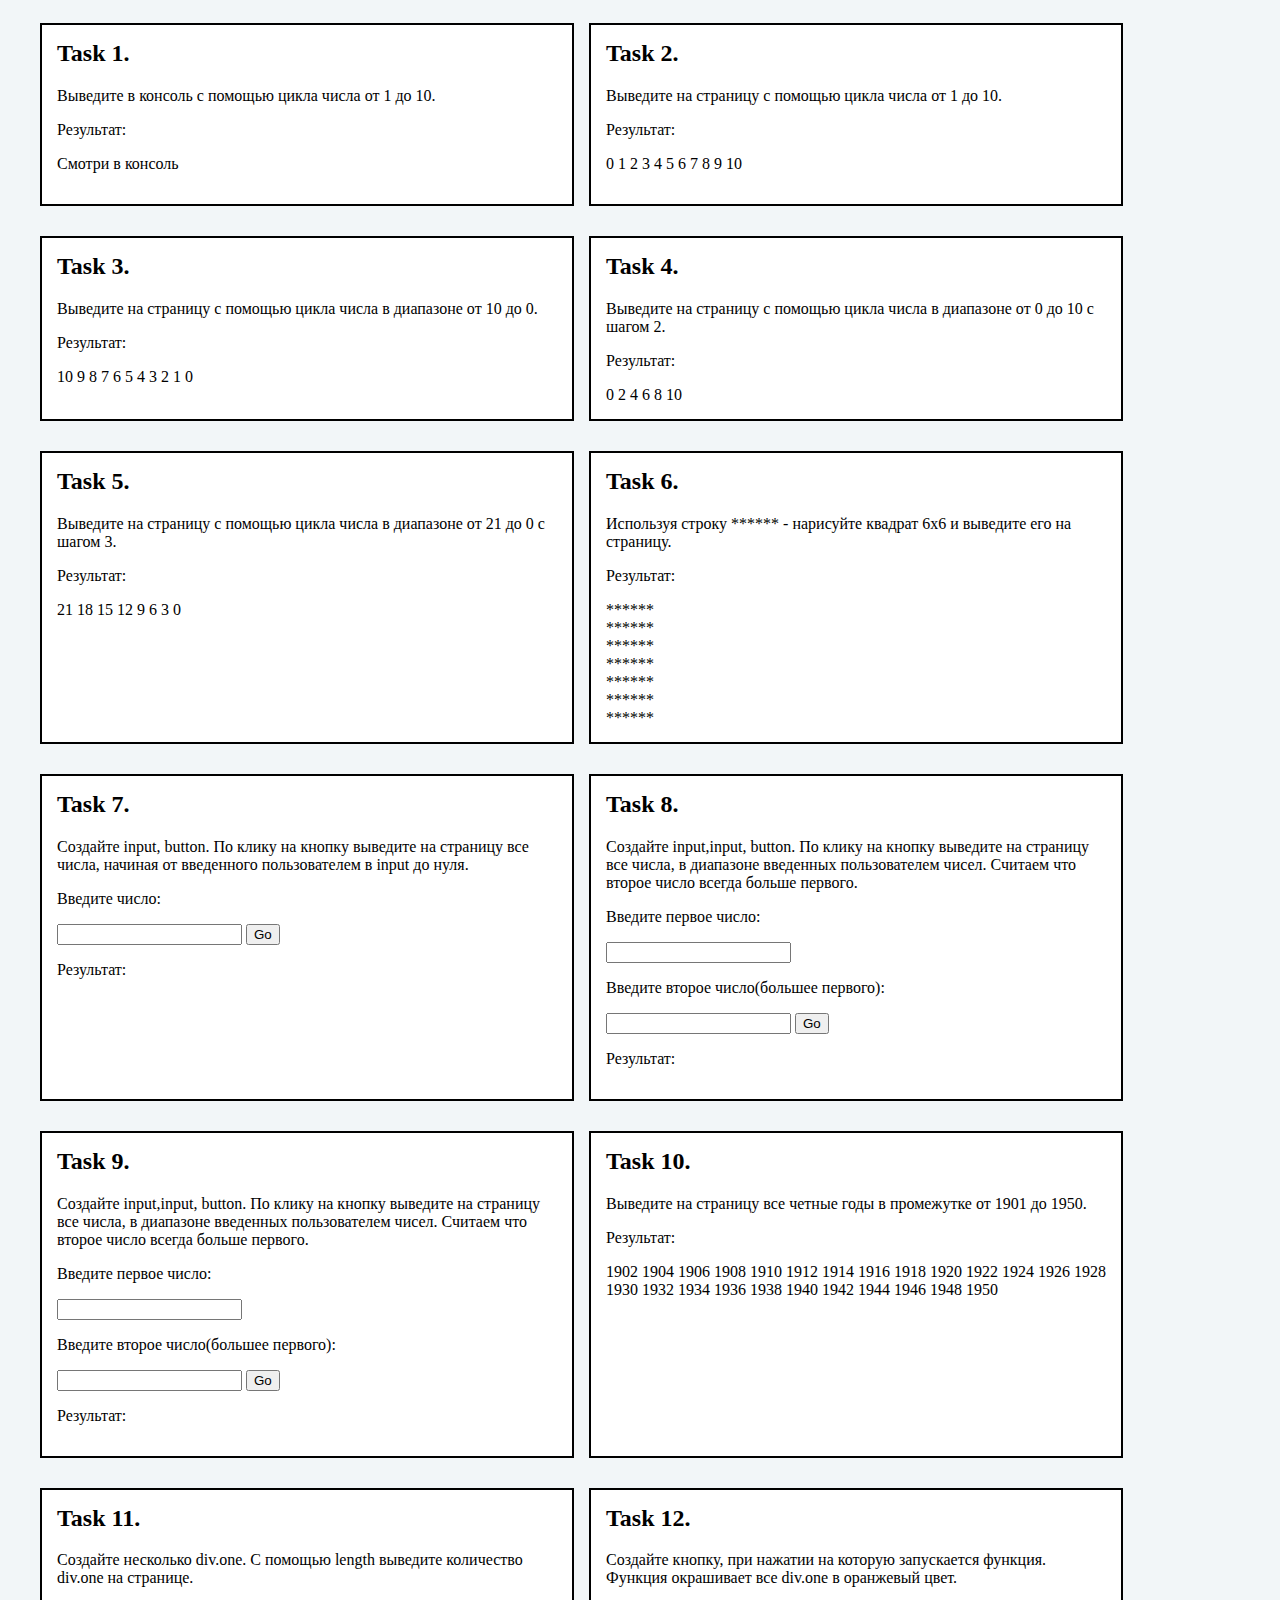
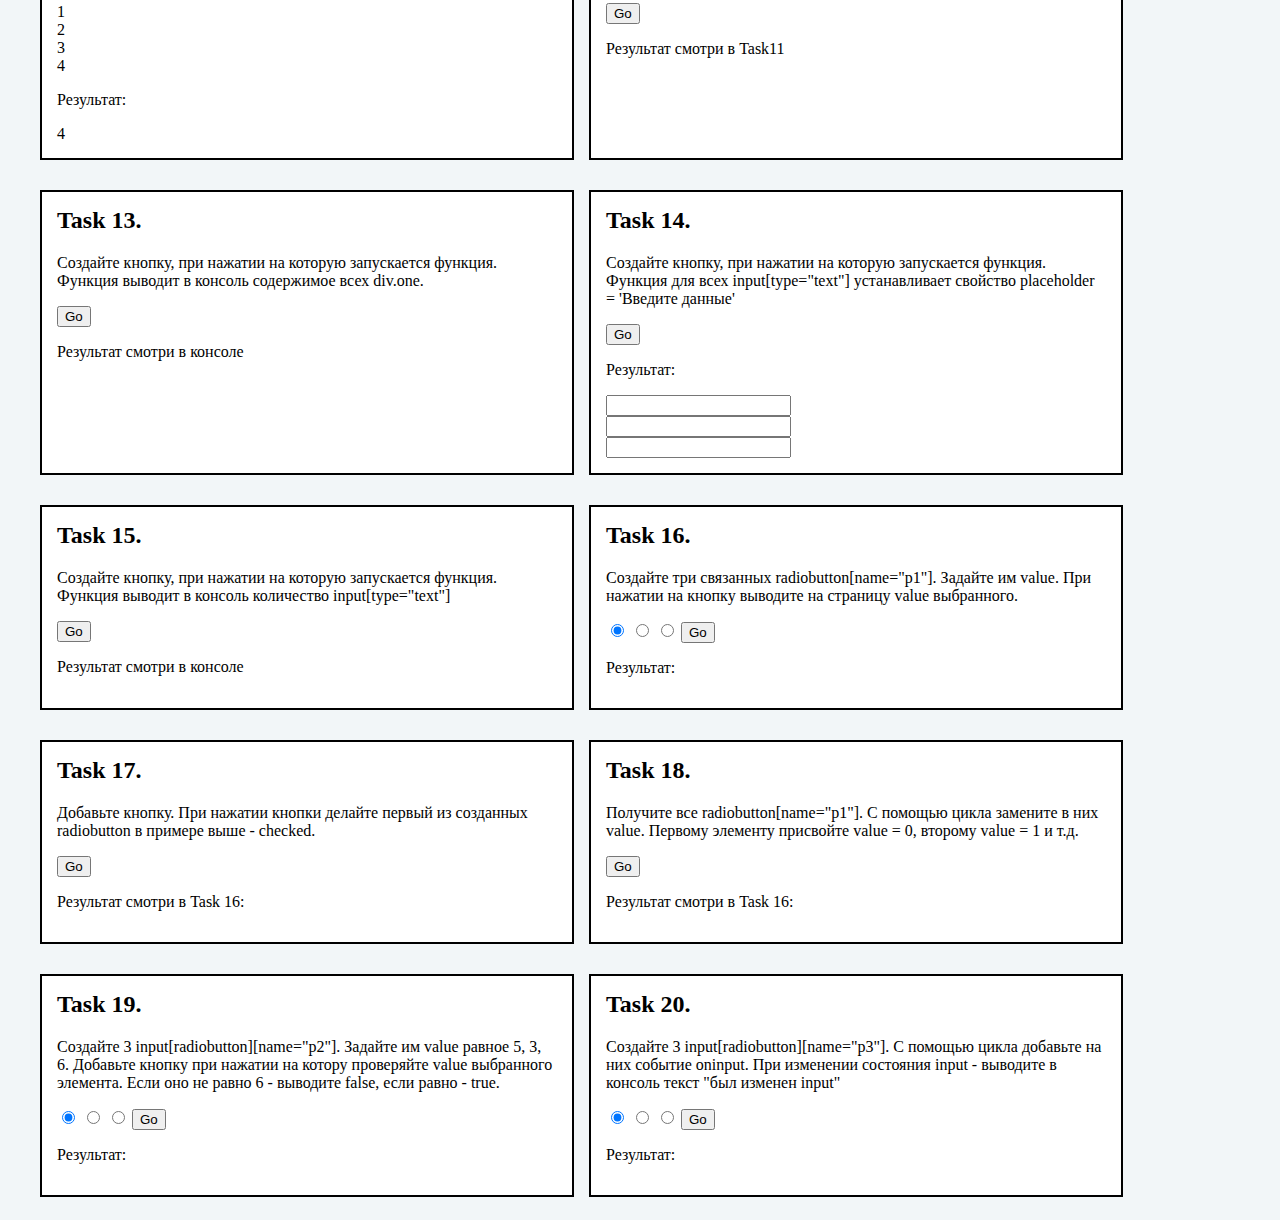
<file: js_lesson_5/index.html>
<!DOCTYPE html>
<html lang="ru">
<head>
    <meta charset="UTF-8">
    <meta name="viewport" content="width=device-width, initial-scale=1.0">
    <link rel="stylesheet" href="css/style.css">
    
    <meta http-equiv="X-UA-Compatible" content="ie=edge">
    <title>Lesson_4</title>
</head>
<body class="page">
    <div class="container">

        <div class="wrapper">
            <h2>Task 1.</h2>
            <p>
                Выведите в консоль с помощью цикла числа от 1 до 10.
            </p>
            <p>Результат:</p>
            <p>Смотри в консоль</p>
        </div>

        <div class="wrapper">
            <h2>Task 2.</h2>
            <p>
                Выведите на страницу с помощью цикла числа от 1 до 10.
            </p>
            <p>Результат:</p>
            <div class="out2"></div>
        </div>

        <div class="wrapper">
            <h2>Task 3.</h2>
            <p>
                Выведите на страницу с помощью цикла числа в диапазоне от 10 до 0.
            </p>
            <p>Результат:</p>
            <div class="out3"></div>
        </div>

        <div class="wrapper">
            <h2>Task 4.</h2>
            <p>
                Выведите на страницу с помощью цикла числа в диапазоне от 0 до 10 с шагом 2.
            </p>
            <p>Результат:</p>
            <div class="out4"></div>
        </div>

        <div class="wrapper">
            <h2>Task 5.</h2>
            <p>
                Выведите на страницу с помощью цикла числа в диапазоне от 21 до 0 с шагом 3.
            </p>
            <p>Результат:</p>
            <div class="out5"></div>
        </div>

        <div class="wrapper">
            <h2>Task 6.</h2>
            <p>
                Используя строку ****** - нарисуйте квадрат 6х6 и выведите его на страницу.
            </p>
            <p>Результат:</p>
            <div class="out6"></div>
        </div>

        <div class="wrapper">
            <h2>Task 7.</h2>
            <p>
                Создайте input, button. По клику на кнопку выведите на страницу все числа, начиная от введенного пользователем в input до нуля.
            </p>
            <p>Введите число:</p>
            <input class= "input__task7" type="number">
            <button class= "btn__task7">Go</button>
            <p>Результат:</p>
            <div class="out7"></div>
        </div>

        <div class="wrapper">
            <h2>Task 8.</h2>
            <p>
                Создайте input,input, button. По клику на кнопку выведите на страницу все числа, в диапазоне введенных пользователем чисел. Считаем что второе число всегда больше первого.
            </p>
            <p>Введите первое число:</p>
            <input class= "input__task8-1" type="number">
            <p>Введите второе число(большее первого):</p>
            <input class= "input__task8-2" type="number">
            <button class= "btn__task8">Go</button>
            <p>Результат:</p>
            <div class="out8"></div>
        </div>

        <div class="wrapper">
            <h2>Task 9.</h2>
            <p>
                Создайте input,input, button. По клику на кнопку выведите на страницу все числа, в диапазоне введенных пользователем чисел. Считаем что второе число всегда больше первого.
            </p>
            <p>Введите первое число:</p>
            <input class= "input__task9-1" type="number">
            <p>Введите второе число(большее первого):</p>
            <input class= "input__task9-2" type="number">
            <button class= "btn__task9">Go</button>
            <p>Результат:</p>
            <div class="out9"></div>
        </div>

        <div class="wrapper">
            <h2>Task 10.</h2>
            <p>
                Выведите на страницу все четные годы в промежутке от 1901 до 1950.
            </p>
            <p>Результат:</p>
            <div class="out10"></div>
        </div>

        <div class="wrapper">
            <h2>Task 11.</h2>
            <p>
                Создайте несколько div.one. С помощью length выведите количество div.one на странице.
            </p>
            <div class="one">1</div>
            <div class="one">2</div>
            <div class="one">3</div>
            <div class="one">4</div>
            <p>Результат:</p>
            <div class="out11"></div>
        </div>

        <div class="wrapper">
            <h2>Task 12.</h2>
            <p>
                Создайте кнопку, при нажатии на которую запускается функция. Функция окрашивает все div.one в оранжевый цвет.
            </p>
            <button class="btn__task12">Go</button>
            <p>Результат смотри в Task11</p>
        </div>

        <div class="wrapper">
            <h2>Task 13.</h2>
            <p>
                Создайте кнопку, при нажатии на которую запускается функция. Функция выводит в консоль содержимое всех div.one.
            </p>
            <button class="btn__task13">Go</button>
            <p>Результат смотри в консоле</p>
        </div>

        <div class="wrapper">
            <h2>Task 14.</h2>
            <p>
                Создайте кнопку, при нажатии на которую запускается функция. Функция для всех input[type="text"] устанавливает свойство placeholder = 'Введите данные'
            </p>
            <button class="btn__task14">Go</button>
            <p>Результат:</p>
            <input type="text">
            <br>
            <input type="text">
            <br>
            <input type="text">
        </div>

        <div class="wrapper">
            <h2>Task 15.</h2>
            <p>
                Создайте кнопку, при нажатии на которую запускается функция. Функция выводит в консоль количество input[type="text"]
            </p>
            <button class="btn__task15">Go</button>
            <p>Результат смотри в консоле</p>
        </div>

        <div class="wrapper">
            <h2>Task 16.</h2>
            <p>
                Создайте три связанных radiobutton[name="p1"]. Задайте им value. При нажатии на кнопку выводите на страницу value выбранного.
            </p>
            <input class="input__task16" type="radio" name="p1"  value="1" checked>
            <input class="input__task16" type="radio" name="p1" value="2">
            <input class="input__task16" type="radio" name="p1" value="3">
            <button class="btn__task16">Go</button>
            <p>Результат:</p>
            <div class="out16"></div>
        </div>  

        <div class="wrapper">
            <h2>Task 17.</h2>
            <p>
                Добавьте кнопку. При нажатии кнопки делайте первый из созданных radiobutton в примере выше - checked.
            </p>
            <button class="btn__task17">Go</button>
            <p>Результат смотри в Task 16:</p>
        </div>

        <div class="wrapper">
            <h2>Task 18.</h2>
            <p>
                Получите все radiobutton[name="p1"]. C помощью цикла замените в них value. Первому элементу присвойте value = 0, второму value = 1 и т.д.
            </p>
            <button class="btn__task18">Go</button>
            <p>Результат смотри в Task 16:</p>
        </div>

        <div class="wrapper">
            <h2>Task 19.</h2>
            <p>
                Создайте 3 input[radiobutton][name="p2"]. Задайте им value равное 5, 3, 6. Добавьте кнопку при нажатии на котору проверяйте value выбранного элемента. Если оно не равно 6 - выводите false, если равно - true.
            </p>
            <input class="input__task19" type="radio" name="p2"  value="5" checked>
            <input class="input__task19" type="radio" name="p2" value="3">
            <input class="input__task19" type="radio" name="p2" value="6">
            <button class="btn__task19">Go</button>
            <p>Результат:</p>
            <div class="out19"></div>
        </div>

        <div class="wrapper">
            <h2>Task 20.</h2>
            <p>
                Создайте 3 input[radiobutton][name="p3"]. С помощью цикла добавьте на них событие oninput. При изменении состояния input - выводите в консоль текст "был изменен input"
            </p>
            <input class="input__task19" type="radio" name="p3"  value="1" checked>
            <input class="input__task19" type="radio" name="p3" value="2">
            <input class="input__task19" type="radio" name="p3" value="3">
            <button class="btn__task19">Go</button>
            <p>Результат:</p>
            <div class="out19"></div>
        </div>



    </div>
    
    <script src="js/script.js"></script>
</body>
</html>
</file>
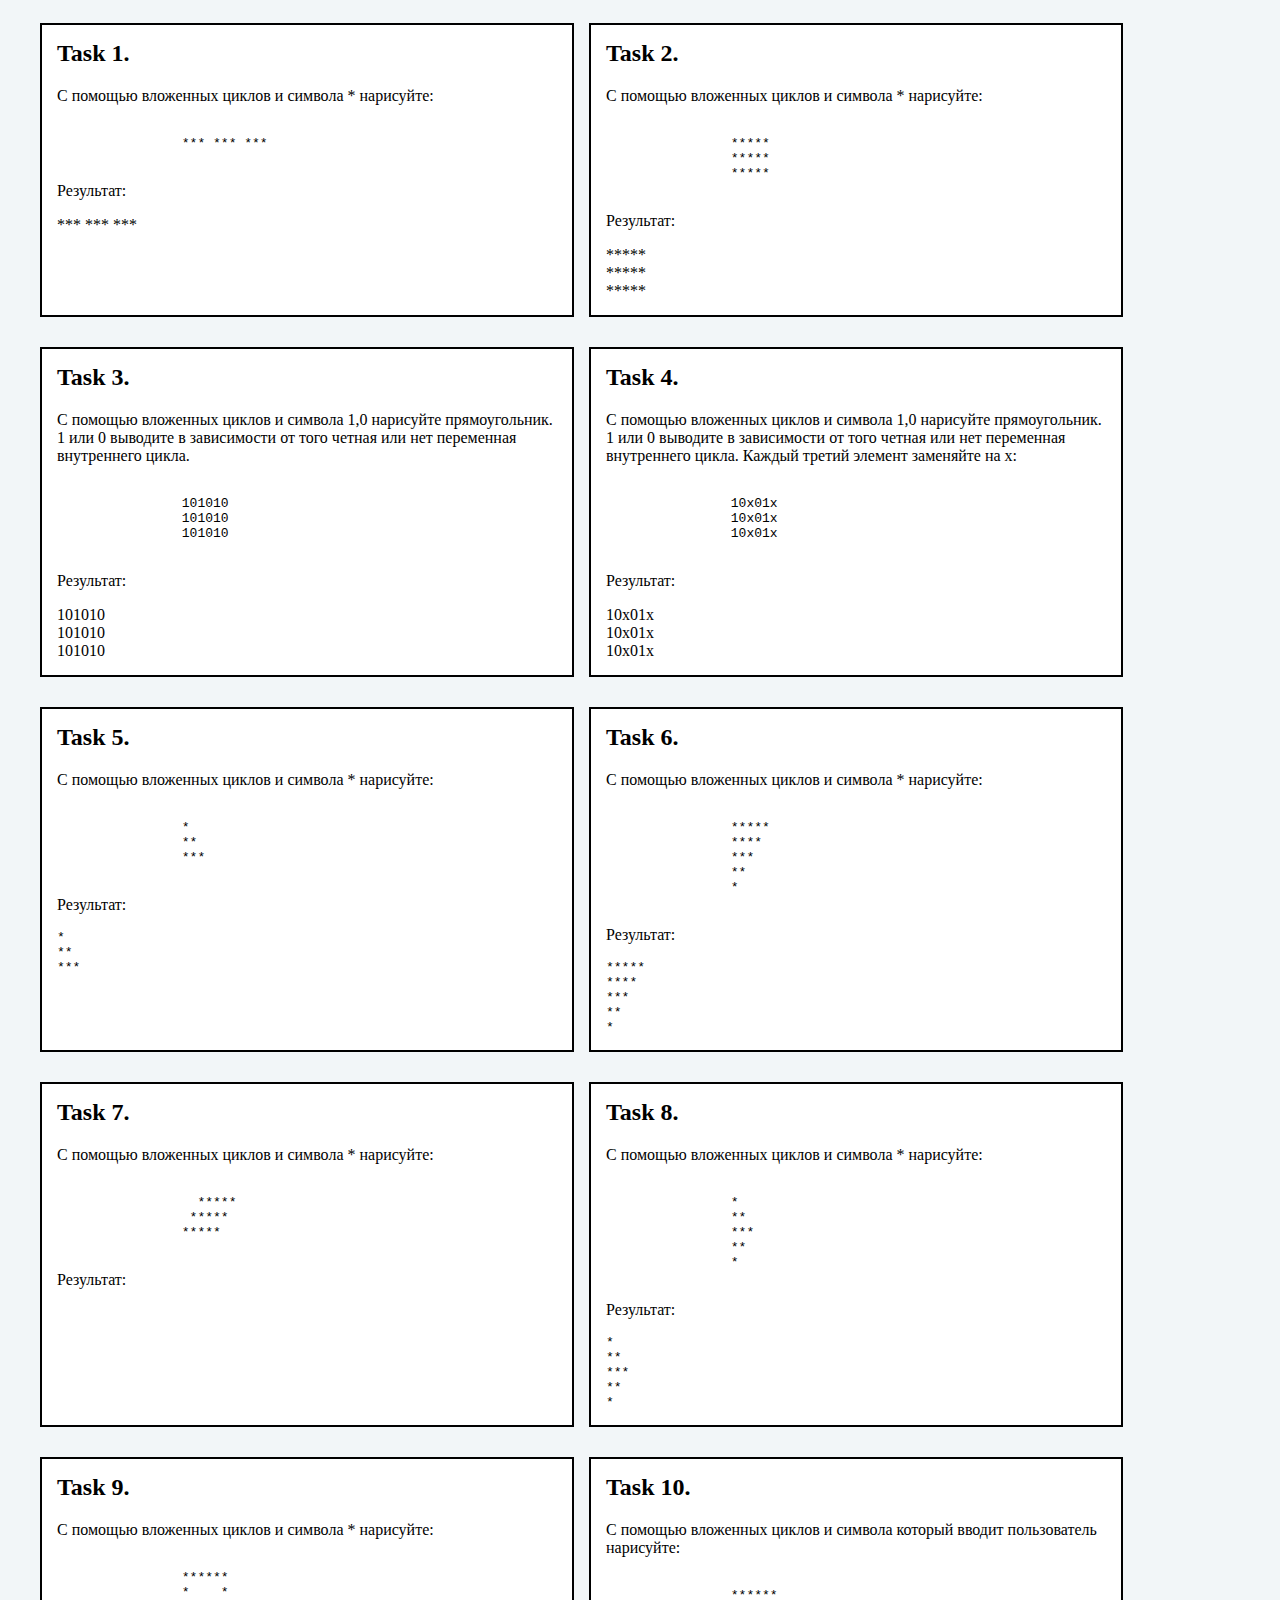
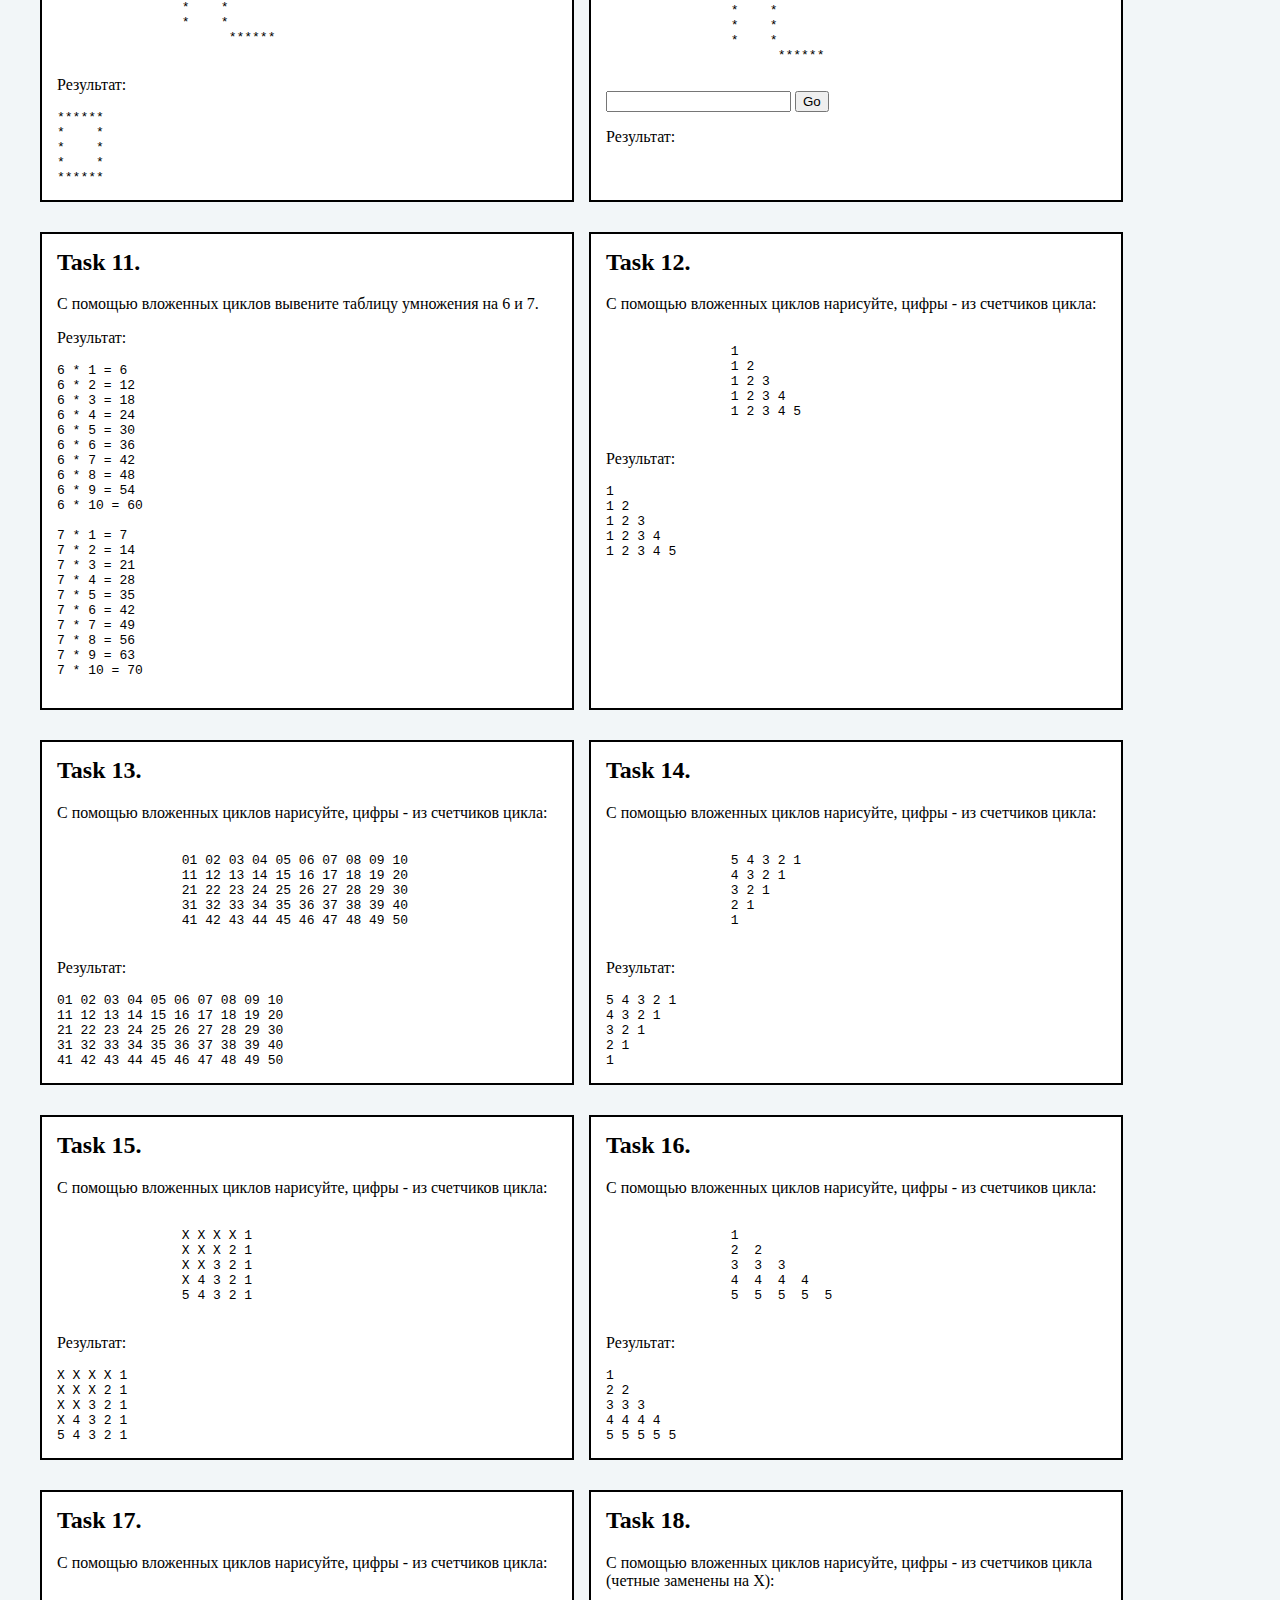
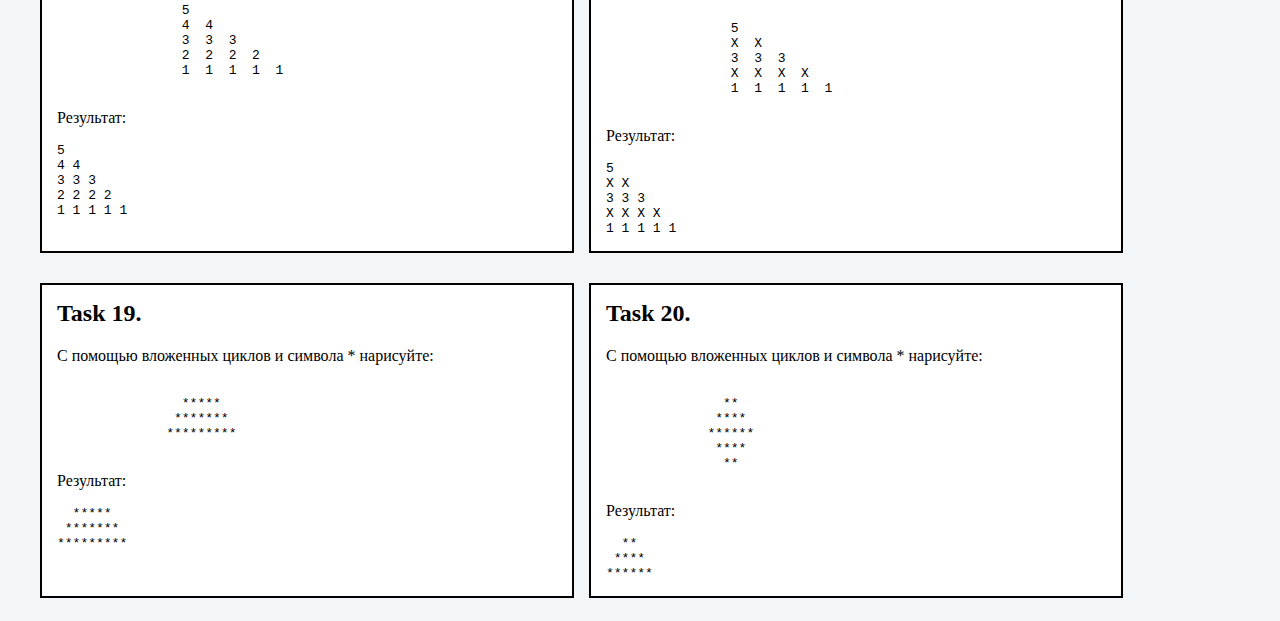
<file: js_lesson_6/index.html>
<!DOCTYPE html>
<html lang="ru">
<head>
    <meta charset="UTF-8">
    <meta name="viewport" content="width=device-width, initial-scale=1.0">
    <link rel="stylesheet" href="css/style.css">
    
    <meta http-equiv="X-UA-Compatible" content="ie=edge">
    <title>Lesson_6</title>
</head>
<body class="page">
    <div class="container">

        <div class="wrapper">
            <h2>Task 1.</h2>
            <p>
               С помощью вложенных циклов и символа * нарисуйте:
            </p>
            <pre>   
                *** *** ***
            </pre>
            <p>Результат:</p>
            <div class="out1"></div>
        </div>

        <div class="wrapper">
            <h2>Task 2.</h2>
            <p>
               С помощью вложенных циклов и символа * нарисуйте:
            </p>
            <pre>   
                *****
                *****
                *****
            </pre>
            <p>Результат:</p>
            <div class="out2"></div>
        </div>

        <div class="wrapper">
            <h2>Task 3.</h2>
            <p>
               С помощью вложенных циклов и символа 1,0 нарисуйте прямоугольник. 1 или 0 выводите в зависимости от того четная или нет переменная внутреннего цикла.
            </p>
            <pre>   
                101010
                101010
                101010
            </pre>
            <p>Результат:</p>
            <div class="out3"></div>
        </div>

        <div class="wrapper">
            <h2>Task 4.</h2>
            <p>
               С помощью вложенных циклов и символа 1,0 нарисуйте прямоугольник. 1 или 0 выводите в зависимости от того четная или нет переменная внутреннего цикла. Каждый третий элемент заменяйте на x:
            </p>
            <pre>   
                10x01x
                10x01x
                10x01x
            </pre>
            <p>Результат:</p>
            <div class="out4"></div>
        </div>

        <div class="wrapper">
            <h2>Task 5.</h2>
            <p>
              С помощью вложенных циклов и символа * нарисуйте:
            </p>
            <pre>   
                *
                **
                ***
            </pre>
            <p>Результат:</p>
            <div class="out5"></div>
        </div>

        <div class="wrapper">
            <h2>Task 6.</h2>
            <p>
              С помощью вложенных циклов и символа * нарисуйте:
            </p>
            <pre>   
                *****
                ****
                ***
                **
                *
            </pre>
            <p>Результат:</p>
            <div class="out6"></div>
        </div>

        <div class="wrapper">
            <h2>Task 7.</h2>
            <p>
              С помощью вложенных циклов и символа * нарисуйте:
            </p>
            <pre> 
                  *****
                 *****
                *****
            </pre>
            <p>Результат:</p>
            <div class="out7"></div>
        </div>

        <div class="wrapper">
            <h2>Task 8.</h2>
            <p>
              С помощью вложенных циклов и символа * нарисуйте:
            </p>
            <pre> 
                *
                **
                ***
                **
                *
            </pre>
            <p>Результат:</p>
            <div class="out8"></div>
        </div>

        <div class="wrapper">
            <h2>Task 9.</h2>
            <p>
              С помощью вложенных циклов и символа * нарисуйте:
            </p>
            <pre> 
                ******
                *    *
                *    *
                *    *
                      ******
            </pre>
            <p>Результат:</p>
            <div class="out9"></div>
        </div>

        <div class="wrapper">
            <h2>Task 10.</h2>
            <p>
              С помощью вложенных циклов и символа который вводит пользователь нарисуйте:
            </p>
            <pre> 
                ******
                *    *
                *    *
                *    *
                      ******
            </pre>
            <input class="input__task10" type="text">
            <button class="btn__task10">Go</button>
            <p>Результат:</p>
            <div class="out10"></div>
        </div>

        <div class="wrapper">
            <h2>Task 11.</h2>
            <p>
              С помощью вложенных циклов вывените таблицу умножения на 6 и 7.
            </p>
            <p>Результат:</p>
            <div class="out11"></div>
        </div>

        <div class="wrapper">
            <h2>Task 12.</h2>
            <p>
              С помощью вложенных циклов нарисуйте, цифры - из счетчиков цикла:
            </p>
            <pre> 
                1
                1 2
                1 2 3
                1 2 3 4
                1 2 3 4 5
            </pre>
            <p>Результат:</p>
            <div class="out12"></div>
        </div>

        <div class="wrapper">
            <h2>Task 13.</h2>
            <p>
              С помощью вложенных циклов нарисуйте, цифры - из счетчиков цикла:
            </p>
            <pre> 
                01 02 03 04 05 06 07 08 09 10
                11 12 13 14 15 16 17 18 19 20
                21 22 23 24 25 26 27 28 29 30
                31 32 33 34 35 36 37 38 39 40
                41 42 43 44 45 46 47 48 49 50
            </pre>
            <p>Результат:</p>
            <div class="out13"></div>
        </div>

        <div class="wrapper">
            <h2>Task 14.</h2>
            <p>
              С помощью вложенных циклов нарисуйте, цифры - из счетчиков цикла:
            </p>
            <pre> 
                5 4 3 2 1
                4 3 2 1
                3 2 1
                2 1
                1
            </pre>  
            <p>Результат:</p>
            <div class="out14"></div>
        </div>

        <div class="wrapper">
            <h2>Task 15.</h2>
            <p>
              С помощью вложенных циклов нарисуйте, цифры - из счетчиков цикла:
            </p>
            <pre> 
                X X X X 1
                X X X 2 1
                X X 3 2 1
                X 4 3 2 1
                5 4 3 2 1
            </pre>  
            <p>Результат:</p>
            <div class="out15"></div>
        </div>

        <div class="wrapper">
            <h2>Task 16.</h2>
            <p>
              С помощью вложенных циклов нарисуйте, цифры - из счетчиков цикла:
            </p>
            <pre> 
                1
                2  2
                3  3  3
                4  4  4  4
                5  5  5  5  5
            </pre>  
            <p>Результат:</p>
            <div class="out16"></div>
        </div>

        <div class="wrapper">
            <h2>Task 17.</h2>
            <p>
              С помощью вложенных циклов нарисуйте, цифры - из счетчиков цикла:
            </p>
            <pre> 
                5   
                4  4   
                3  3  3   
                2  2  2  2   
                1  1  1  1  1 
            </pre>  
            <p>Результат:</p>
            <div class="out17"></div>
        </div>

        <div class="wrapper">
            <h2>Task 18.</h2>
            <p>
              С помощью вложенных циклов нарисуйте, цифры - из счетчиков цикла (четные заменены на X):
            </p>
            <pre> 
                5
                X  X
                3  3  3
                X  X  X  X
                1  1  1  1  1
            </pre>  
            <p>Результат:</p>
            <div class="out18"></div>
        </div>

        <div class="wrapper">
            <h2>Task 19.</h2>
            <p>
              С помощью вложенных циклов и символа * нарисуйте:
            </p>
            <pre> 
                *****
               *******
              *********
            </pre>
            <p>Результат:</p>
            <div class="out19"></div>
        </div>

        <div class="wrapper">
            <h2>Task 20.</h2>
            <p>
              С помощью вложенных циклов и символа * нарисуйте:
            </p>
            <pre> 
               **
              ****
             ******
              ****
               **
            </pre>
            <p>Результат:</p>
            <div class="out20"></div>
        </div>


    </div>
    
    <script src="js/script.js"></script>
</body>
</html>
</file>
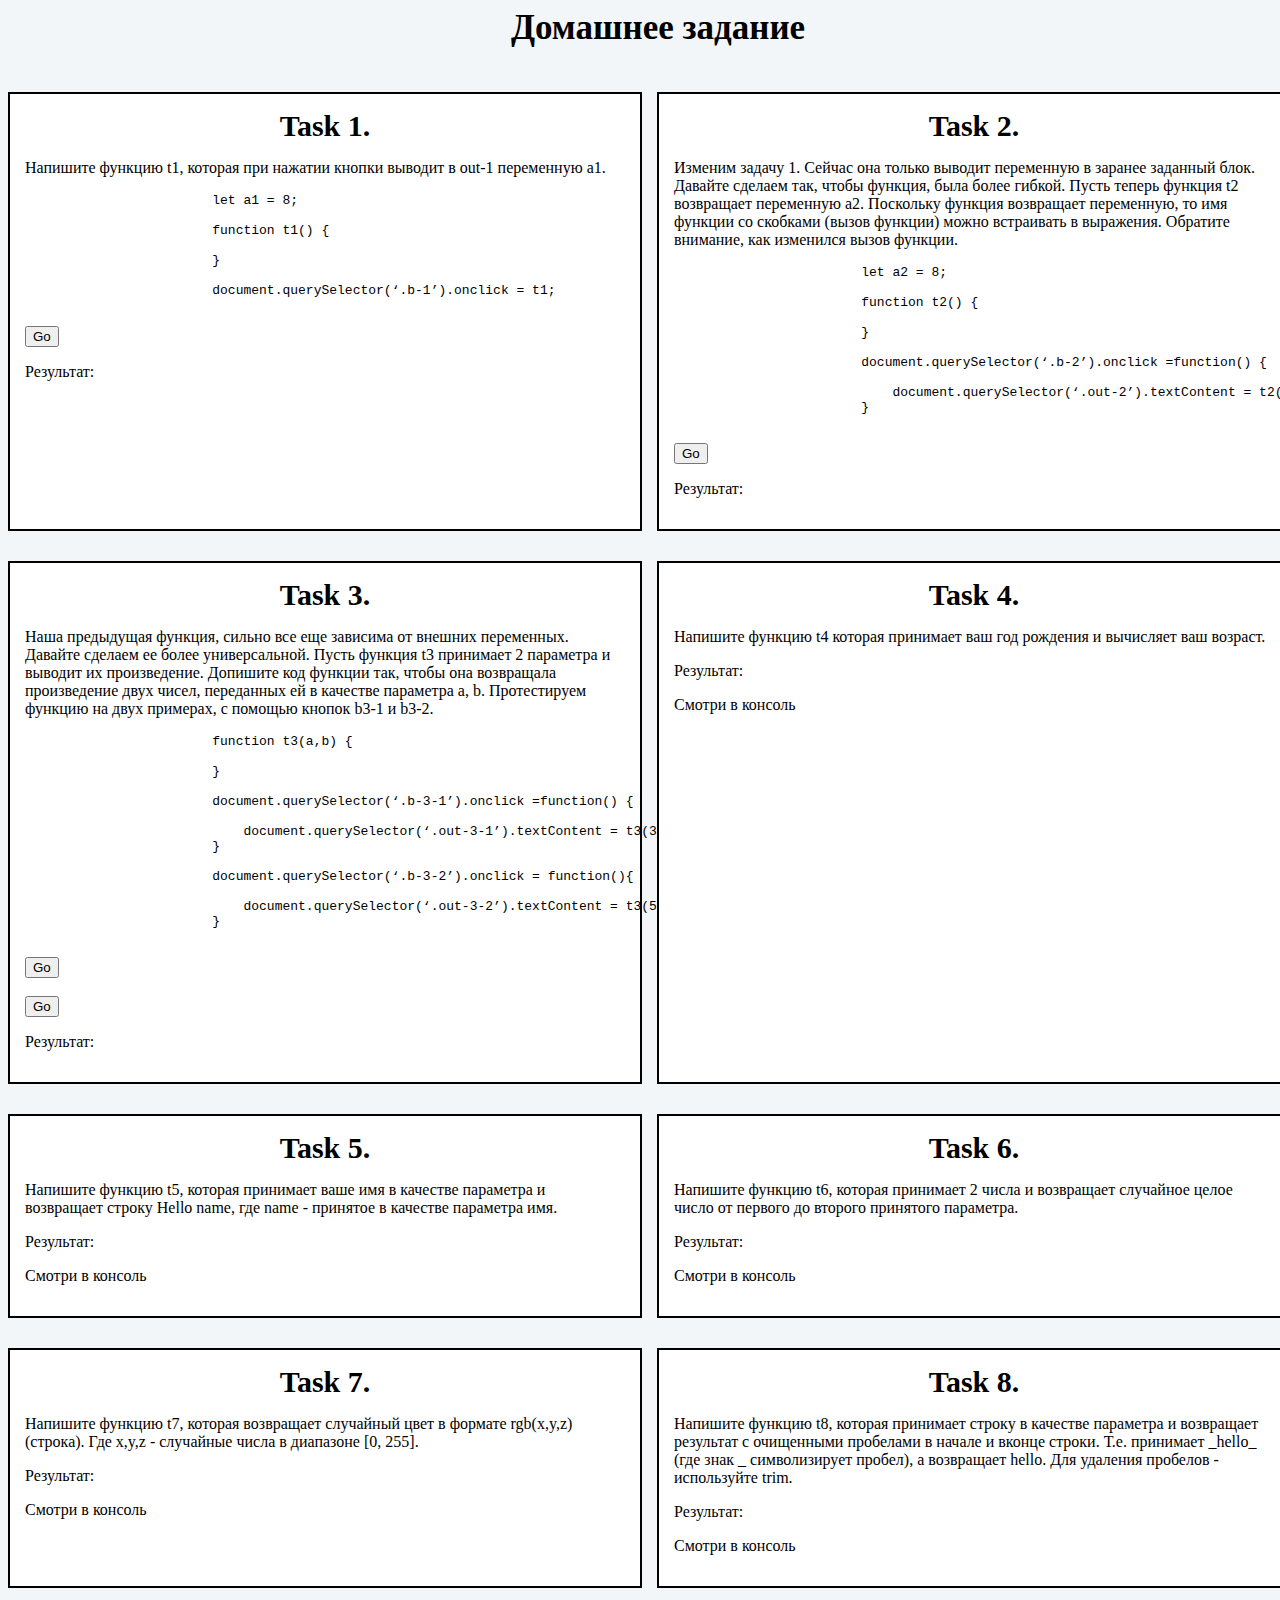
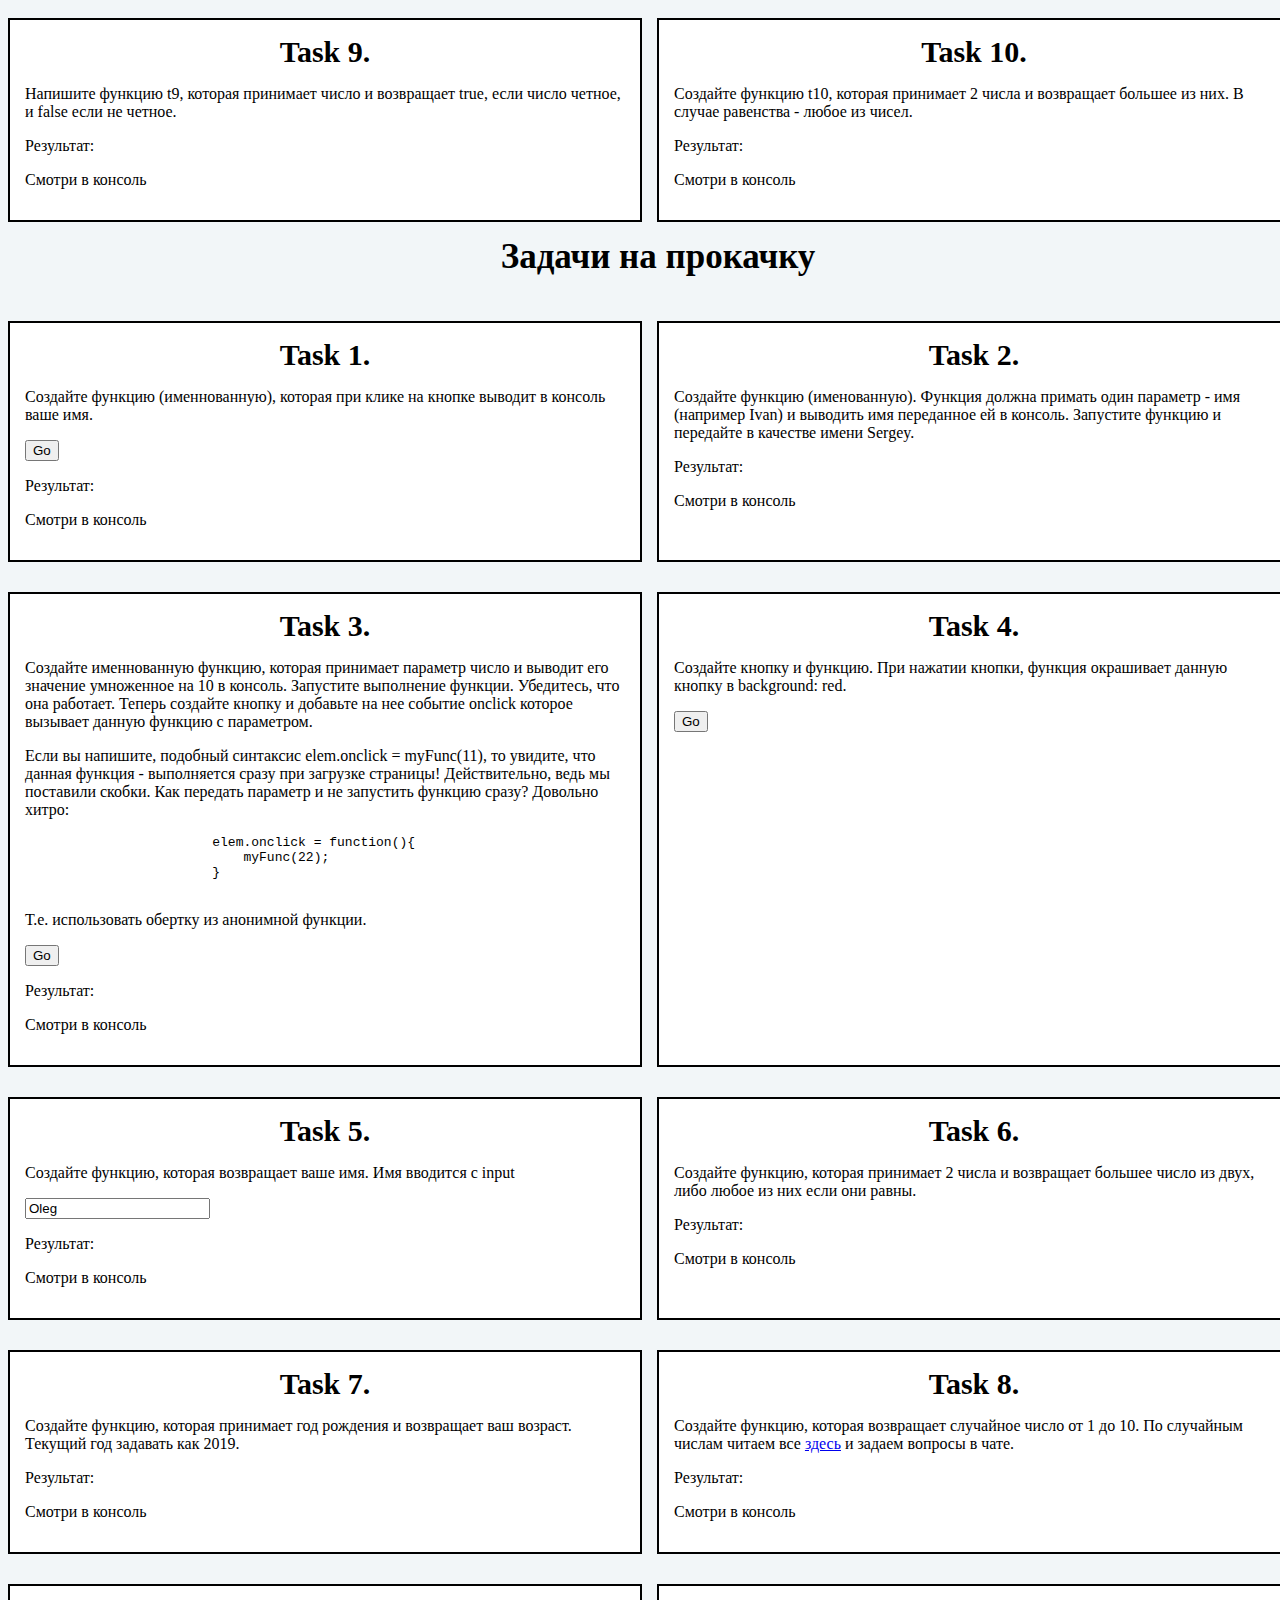
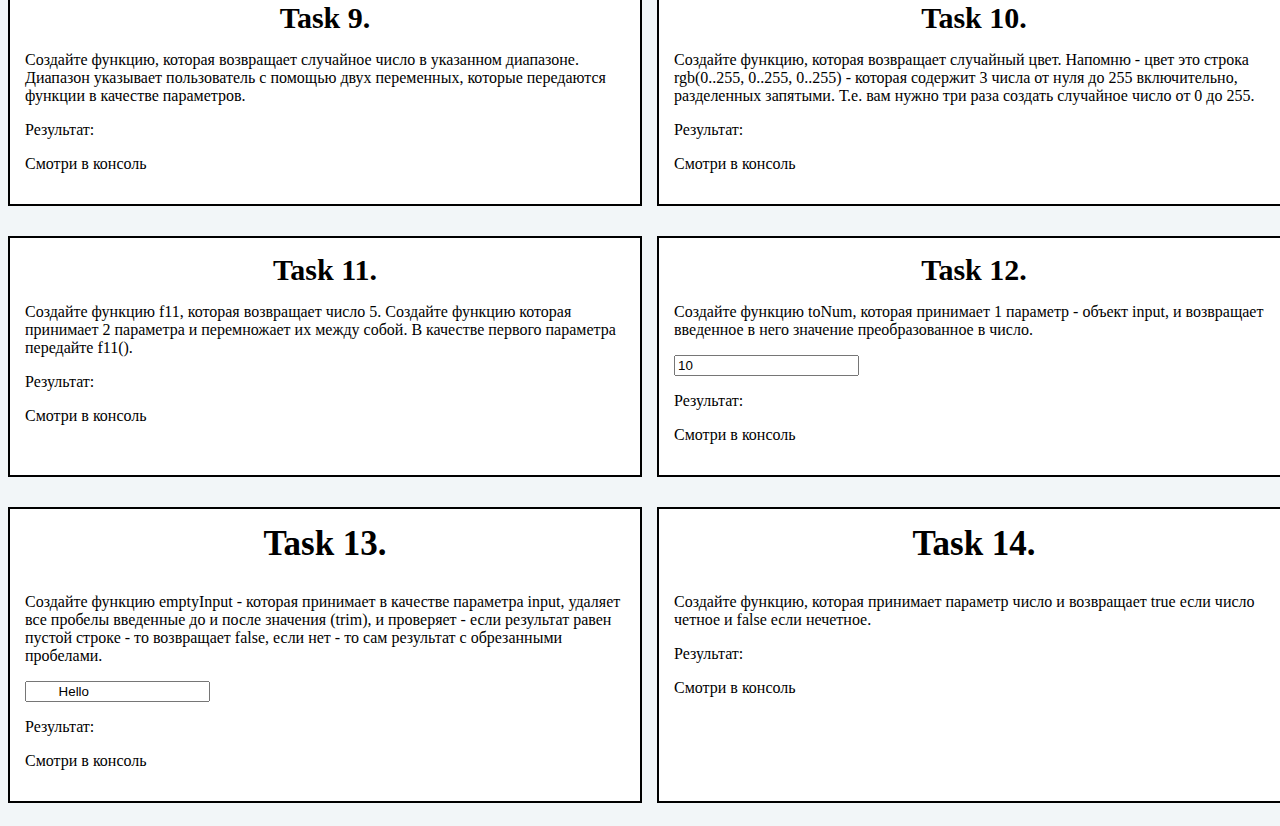
<file: js_lesson_7/index.html>
<!DOCTYPE html>
<html lang="ru">
<head>
    <meta charset="UTF-8">
    <meta name="viewport" content="width=device-width, initial-scale=1.0">
    <link rel="stylesheet" href="css/style.css">
    
    <meta http-equiv="X-UA-Compatible" content="ie=edge">
    <title>Lesson_7</title>
</head>
<body class="page">

    <section>
        <div class="container">

            <h2>Домашнее задание</h2>

            <div class="task__top">

                <div class="wrapper">
                    <h3>Task 1.</h3>
                    <p>
                        Напишите функцию t1, которая при нажатии кнопки выводит в out-1 переменную a1.
                    </p>
                    <pre>
                        let a1 = 8;

                        function t1() {

                        }

                        document.querySelector(‘.b-1’).onclick = t1;
                    </pre>
                    <button class= "btn1">Go</button>
                    <p>Результат:</p>
                    <div class="out-1"></div>
                </div>

                <div class="wrapper">
                    <h3>Task 2.</h3>
                    <p>
                        Изменим задачу 1. Сейчас она только выводит переменную в заранее заданный блок. Давайте сделаем так, чтобы функция, была более гибкой. Пусть теперь функция t2 возвращает переменную a2. Поскольку функция возвращает переменную, то имя функции со скобками (вызов функции) можно встраивать в выражения. Обратите внимание, как изменился вызов функции.
                    </p>
                    <pre>
                        let a2 = 8;

                        function t2() {
                            
                        }

                        document.querySelector(‘.b-2’).onclick =function() {

                            document.querySelector(‘.out-2’).textContent = t2();
                        }
                    </pre>
                    <button class= "btn2">Go</button>
                    <p>Результат:</p>
                    <div class="out-2"></div>
                </div>
                
                <div class="wrapper">
                    <h3>Task 3.</h3>
                    <p>
                        Наша предыдущая функция, сильно все еще зависима от внешних переменных. Давайте сделаем ее более универсальной. Пусть функция t3 принимает 2 параметра и выводит их произведение. Допишите код функции так, чтобы она возвращала произведение двух чисел, переданных ей в качестве параметра a, b. Протестируем функцию на двух примерах, с помощью кнопок b3-1 и b3-2.
                    </p>
                    <pre>
                        function t3(a,b) {

                        }

                        document.querySelector(‘.b-3-1’).onclick =function() {

                            document.querySelector(‘.out-3-1’).textContent = t3(3,4);
                        }

                        document.querySelector(‘.b-3-2’).onclick = function(){

                            document.querySelector(‘.out-3-2’).textContent = t3(5,6);
                        }
                    </pre>
                    <button class= "btn3-1">Go</button>
                    <br>
                    <br>
                    <button class= "btn3-2">Go</button>
                    <p>Результат:</p>
                    <div class="out-3-1"></div>
                    <div class="out-3-2"></div>
                </div>

                <div class="wrapper">
                    <h3>Task 4.</h3>
                    <p>
                        Напишите функцию t4 которая принимает ваш год рождения и вычисляет ваш возраст.
                    </p>
                    <p>Результат:</p>
                    <p>Смотри в консоль</p>
                </div>

                <div class="wrapper">
                    <h3>Task 5.</h3>
                    <p>
                        Напишите функцию t5, которая принимает ваше имя в качестве параметра и возвращает строку Hello name, где name - принятое в качестве параметра имя.
                    </p>
                    <p>Результат:</p>
                    <p>Смотри в консоль</p>
                </div>

                <div class="wrapper">
                    <h3>Task 6.</h3>
                    <p>
                        Напишите функцию t6, которая принимает 2 числа и возвращает случайное целое число от первого до второго принятого параметра.
                    </p>
                    <p>Результат:</p>
                    <p>Смотри в консоль</p>
                </div>

                <div class="wrapper">
                    <h3>Task 7.</h3>
                    <p>
                        Напишите функцию t7, которая возвращает случайный цвет в формате rgb(x,y,z) (строка). Где x,y,z - случайные числа в диапазоне [0, 255].
                    </p>
                    <p>Результат:</p>
                    <p>Смотри в консоль</p>
                </div>

                <div class="wrapper">
                    <h3>Task 8.</h3>
                    <p>
                        Напишите функцию t8, которая принимает строку в качестве параметра и возвращает результат с очищенными пробелами в начале и вконце строки. Т.е. принимает _hello_ (где знак _ символизирует пробел), а возвращает hello. Для удаления пробелов - используйте trim.
                    </p>
                    <p>Результат:</p>
                    <p>Смотри в консоль</p>
                </div>

                <div class="wrapper">
                    <h3>Task 9.</h3>
                    <p>
                        Напишите функцию t9, которая принимает число и возвращает true, если число четное, и false если не четное.
                    </p>
                    <p>Результат:</p>
                    <p>Смотри в консоль</p>
                </div>

                <div class="wrapper">
                    <h3>Task 10.</h3>
                    <p>
                        Создайте функцию t10, которая принимает 2 числа и возвращает большее из них. В случае равенства - любое из чисел.
                    </p>
                    <p>Результат:</p>
                    <p>Смотри в консоль</p>
                </div>
                
            </div>

        </div>
    </section>
    
    <section>   
        <div class="container">

            <h2>Задачи на прокачку</h2>
            
            <div class="task__bottom">

                <div class="wrapper">
                    <h3>Task 1.</h3>
                    <p>
                        Создайте функцию (именнованную), которая при клике на кнопке выводит в консоль ваше имя.
                    </p>
                    <button class= "btn__task1">Go</button>
                    <p>Результат:</p>
                    <p>Смотри в консоль</p>
                </div>

                <div class="wrapper">
                    <h3>Task 2.</h3>
                    <p>
                        Создайте функцию (именованную). Функция должна примать один параметр - имя (например Ivan) и выводить имя переданное ей в консоль. Запустите функцию и передайте в качестве имени Sergey.
                    </p>
                    <p>Результат:</p>
                    <p>Смотри в консоль</p>
                </div>

                <div class="wrapper">
                    <h3>Task 3.</h3>
                    <p>
                    Создайте именнованную функцию, которая принимает параметр число и выводит его значение умноженное на 10 в консоль. Запустите выполнение функции. Убедитесь, что она работает. Теперь создайте кнопку и добавьте на нее событие onclick которое вызывает данную функцию с параметром.
                    </p>
                    <p>
                        Если вы напишите, подобный синтаксис elem.onclick = myFunc(11), то увидите, что данная функция - выполняется сразу при загрузке страницы! Действительно, ведь мы поставили скобки. Как передать параметр и не запустить функцию сразу? Довольно хитро:
                    </p>
                    <pre>
                        elem.onclick = function(){
                            myFunc(22);
                        }
                    </pre>
                    <p>
                        Т.е. использовать обертку из анонимной функции.
                    </p>    
                    <button class= "btn__task3">Go</button>
                    <p>Результат:</p>
                    <p>Смотри в консоль</p>
                </div>

                <div class="wrapper">
                    <h3>Task 4.</h3>
                    <p>
                    Создайте кнопку и функцию. При нажатии кнопки, функция окрашивает данную кнопку в background: red.
                    </p>
                    <button class= "btn__task4">Go</button>
                </div>
                
                <div class="wrapper">
                    <h3>Task 5.</h3>
                    <p>
                    Создайте функцию, которая возвращает ваше имя. Имя вводится с input
                    </p>
                    <input class="input__task5" type="text" value="Oleg">
                    <p>Результат:</p>
                    <p>Смотри в консоль</p>
                </div>

                <div class="wrapper">
                    <h3>Task 6.</h3>
                    <p>
                    Создайте функцию, которая принимает 2 числа и возвращает большее число из двух, либо любое из них если они равны.
                    </p>
                    
                    <p>Результат:</p>
                    <p>Смотри в консоль</p>
                </div>

                <div class="wrapper">
                    <h3>Task 7.</h3>
                    <p>
                    Создайте функцию, которая принимает год рождения и возвращает ваш возраст. Текущий год задавать как 2019.
                    </p>
                    <p>Результат:</p>
                    <p>Смотри в консоль</p>
                </div>

                <div class="wrapper">
                    <h3>Task 8.</h3>
                    <p>
                    Создайте функцию, которая возвращает случайное число от 1 до 10. По случайным числам читаем все <a href="https://learn.javascript.ru/task/random-int-min-max" target="_blank">здесь</a> и задаем вопросы в чате.
                    </p>
                    <p>Результат:</p>
                    <p>Смотри в консоль</p>
                </div>

                <div class="wrapper">
                    <h3>Task 9.</h3>
                    <p>
                    Создайте функцию, которая возвращает случайное число в указанном диапазоне. Диапазон указывает пользователь с помощью двух переменных, которые передаются функции в качестве параметров.
                    </p>
                    <p>Результат:</p>
                    <p>Смотри в консоль</p>
                </div>

                <div class="wrapper">
                    <h3>Task 10.</h3>
                    <p>
                    Создайте функцию, которая возвращает случайный цвет. Напомню - цвет это строка rgb(0..255, 0..255, 0..255) - которая содержит 3 числа от нуля до 255 включительно, разделенных запятыми. Т.е. вам нужно три раза создать случайное число от 0 до 255.

                    </p>
                    <p>Результат:</p>
                    <p>Смотри в консоль</p>
                </div>

                <div class="wrapper">
                    <h3>Task 11.</h3>
                    <p>
                    Создайте функцию f11, которая возвращает число 5. Создайте функцию которая принимает 2 параметра и перемножает их между собой. В качестве первого параметра передайте f11().
                    </p>
                    <p>Результат:</p>
                    <p>Смотри в консоль</p>
                </div>

                <div class="wrapper">
                    <h3>Task 12.</h3>
                    <p>
                    Создайте функцию toNum, которая принимает 1 параметр - объект input, и возвращает введенное в него значение преобразованное в число.
                    </p>
                    <input class="input__task12" type="number" value="10">
                    <p>Результат:</p>
                    <p>Смотри в консоль</p>
                </div>

                <div class="wrapper">
                    <h2>Task 13.</h2>
                    <p>
                    Создайте функцию emptyInput - которая принимает в качестве параметра input, удаляет все пробелы введенные до и после значения (trim), и проверяет - если результат равен пустой строке - то возвращает false, если нет - то сам результат с обрезанными пробелами.
                    </p>
                    <input class="input__task13" type="text" value="        Hello   ">
                    <p>Результат:</p>
                    <p>Смотри в консоль</p>
                </div>

                <div class="wrapper">
                    <h2>Task 14.</h2>
                    <p>
                    Создайте функцию, которая принимает параметр число и возвращает true если число четное и false если нечетное.
                    </p>
                    <p>Результат:</p>
                    <p>Смотри в консоль</p>
                </div>

            
            </div>

        </div>
    </section>

    
    
    <script src="js/script.js"></script>
</body>
</html>
</file>
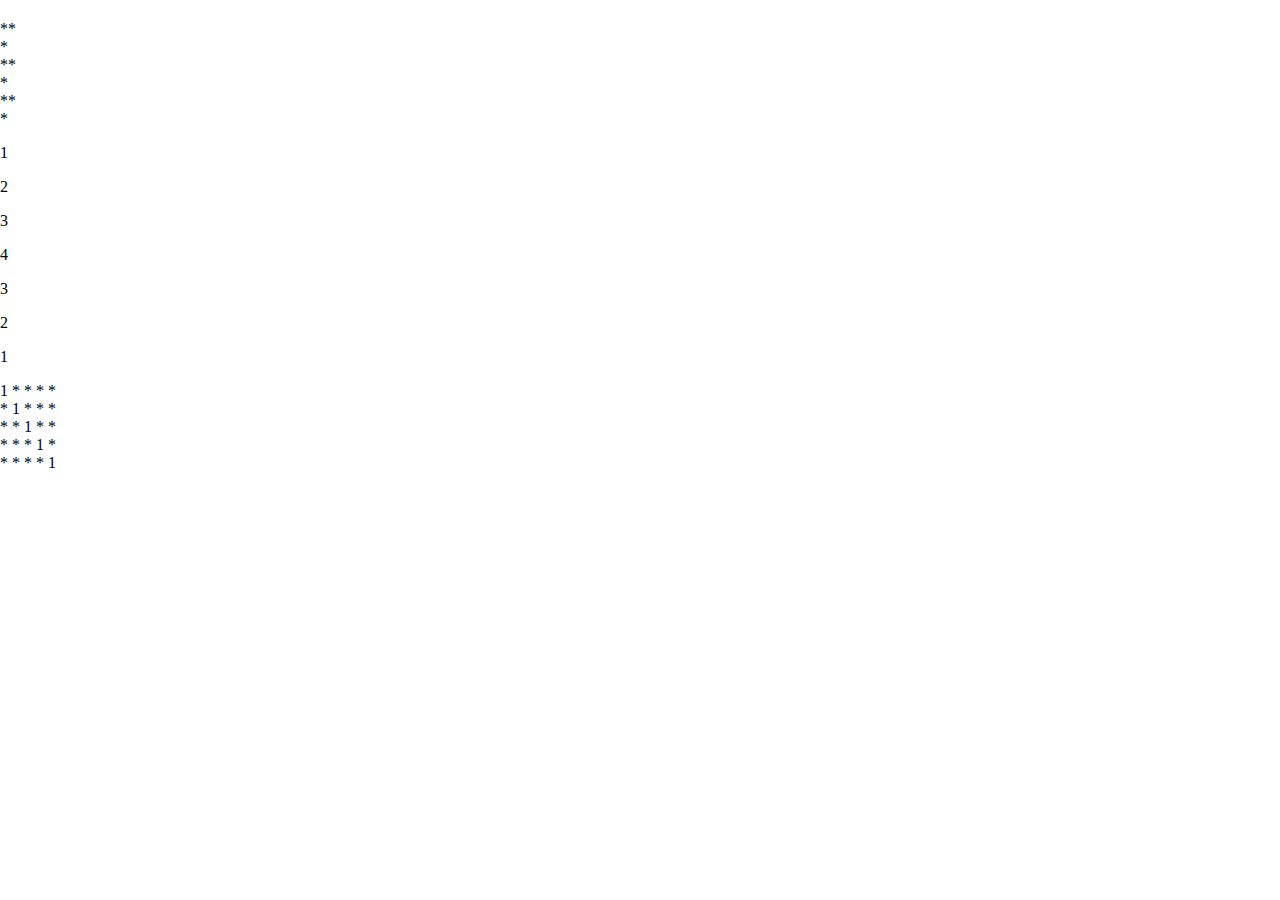
<file: js_lesson_8/index.html>
<!DOCTYPE html>
<html lang="en">

<head>
    <meta charset="UTF-8">
    <meta name="viewport" content="width=device-width, initial-scale=1.0">
    <meta http-equiv="X-UA-Compatible" content="ie=edge">
    <link rel="stylesheet" href="style.css">
    <title>Lesson_8</title>
</head>

<body>

    <p class="task-10"></p> <!-- Создал чтоб проверить себя! -->

    <p class="task-16"></p>
    <p class="task-16"></p>
    <p class="task-16"></p>
    <p class="task-16"></p>
    <p class="task-18"></p>
    <p class="task-18"></p>
    <p class="task-18"></p>

    <p class="task-20"></p> <!-- Создал чтоб проверить себя! -->


    <script src="script.js"></script>
</body>

</html>
</file>
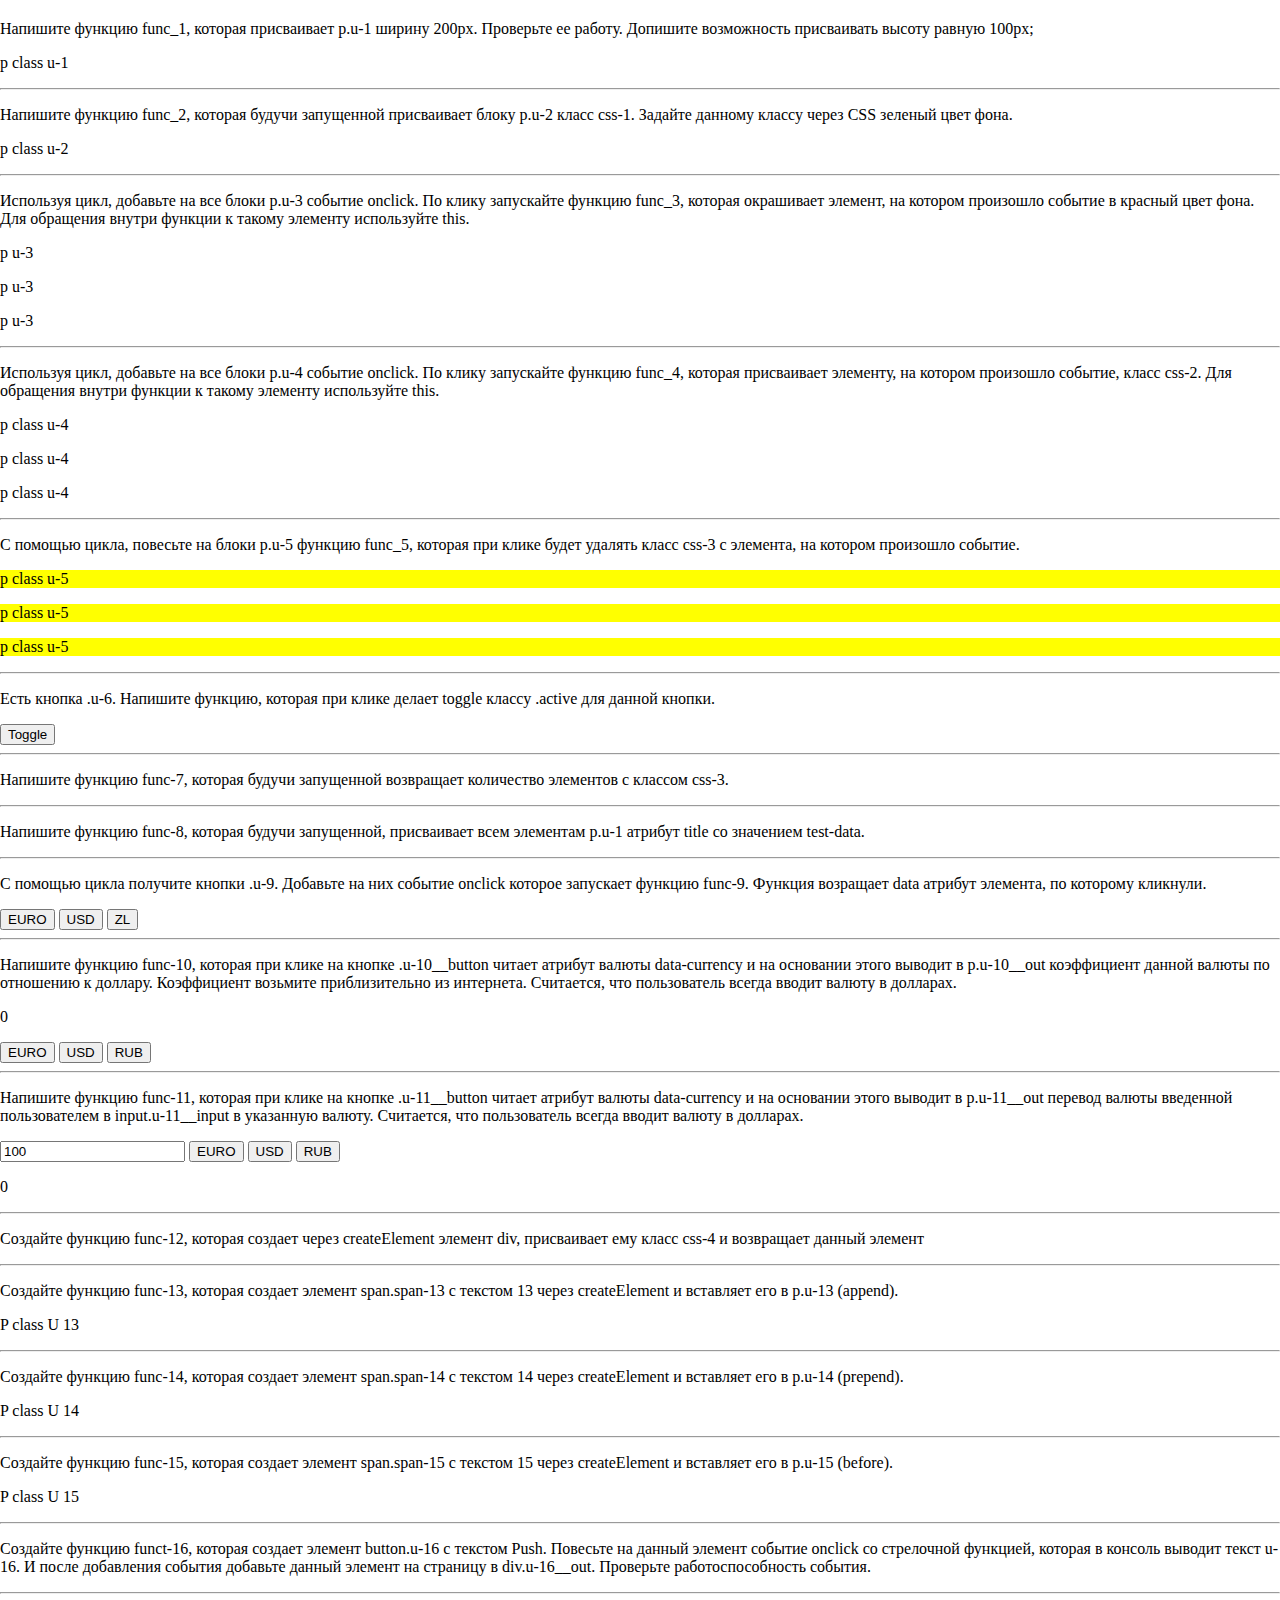
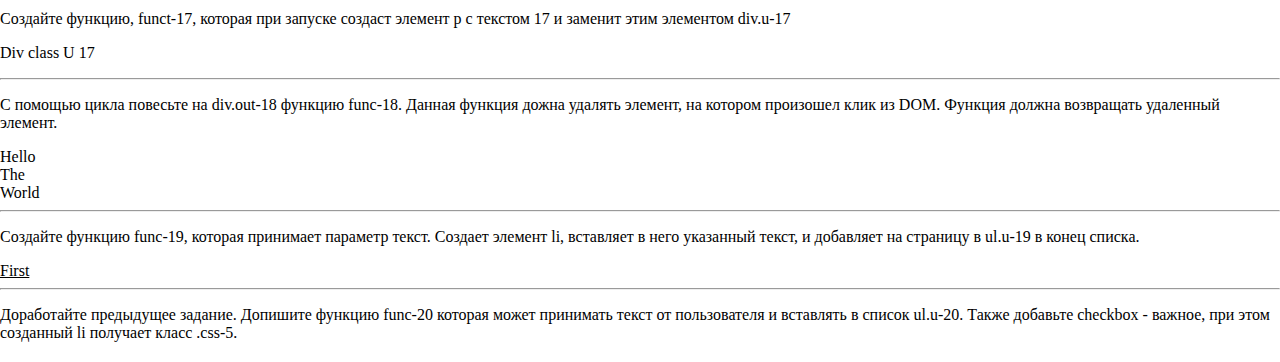
<file: js_lesson_9/index.html>
<!DOCTYPE html>
<html lang="en">

<head>
    <meta charset="UTF-8">
    <meta name="viewport" content="width=device-width, initial-scale=1.0">
    <meta http-equiv="X-UA-Compatible" content="ie=edge">
    <link rel="stylesheet" href="style.css">
    <title>Unit 8</title>
</head>

<body>


    <p>
        Напишите функцию func_1, которая присваивает p.u-1 ширину 200px. Проверьте ее работу. Допишите возможность
        присваивать высоту равную 100px;
    </p>
    <p class="u-1">p class u-1</p>
    <hr>

    <p>Напишите функцию func_2, которая будучи запущенной присваивает блоку p.u-2 класс css-1. Задайте данному классу
        через CSS зеленый цвет фона.</p>
    <p class="u-2">p class u-2</p>
    <hr>

    <p>Используя цикл, добавьте на все блоки p.u-3 событие onclick. По клику запускайте функцию func_3, которая
        окрашивает элемент, на котором произошло событие в красный цвет фона. Для обращения внутри функции к такому
        элементу используйте this.</p>
    <p class="u-3">p u-3</p>
    <p class="u-3">p u-3</p>
    <p class="u-3">p u-3</p>
    <hr>

    <p>Используя цикл, добавьте на все блоки p.u-4 событие onclick. По клику запускайте функцию func_4, которая
        присваивает элементу, на котором произошло событие, класс css-2. Для обращения внутри функции к такому элементу
        используйте this.</p>
    <p class="u-4">p class u-4</p>
    <p class="u-4">p class u-4</p>
    <p class="u-4">p class u-4</p>

    <hr>

    <p>C помощью цикла, повесьте на блоки p.u-5 функцию func_5, которая при клике будет удалять класс css-3 с элемента,
        на котором произошло событие. </p>
    <p class="u-5 css-3">p class u-5</p>
    <p class="u-5 css-3">p class u-5</p>
    <p class="u-5 css-3">p class u-5</p>
    <hr>

    <p>Есть кнопка .u-6. Напишите функцию, которая при клике делает toggle классу .active для данной кнопки.</p>
    <button class="u-6">Toggle</button>

    <hr>


    <p>Напишите функцию func-7, которая будучи запущенной возвращает количество элементов с классом css-3.</p>

    <hr>

    <p>Напишите функцию func-8, которая будучи запущенной, присваивает всем элементам p.u-1 атрибут title со значением
        test-data.</p>

    <hr>

    <p>С помощью цикла получите кнопки .u-9. Добавьте на них событие onclick которое запускает функцию func-9. Функция
        возращает data атрибут элемента, по которому кликнули.</p>
    <button class="u-9" data="euro">EURO</button>
    <button class="u-9" data="usd">USD</button>
    <button class="u-9" data="zl">ZL</button>

    <hr>

    <p>Напишите функцию func-10, которая при клике на кнопке .u-10__button читает атрибут валюты data-currency и на
        основании этого выводит в p.u-10__out коэффициент данной валюты по отношению к доллару. Коэффициент возьмите
        приблизительно из интернета. Считается, что пользователь всегда вводит валюту в долларах. </p>
    <p class="u-10__out">0</p>
    <button class="u-10__button" data-currency="euro">EURO</button>
    <button class="u-10__button" data-currency="usd">USD</button>
    <button class="u-10__button" data-currency="rub">RUB</button>
    <hr>

    <p>Напишите функцию func-11, которая при клике на кнопке .u-11__button читает атрибут валюты data-currency и на
        основании этого выводит в p.u-11__out перевод валюты введенной пользователем в input.u-11__input в указанную
        валюту. Считается, что пользователь всегда вводит валюту в долларах. </p>
    <input class="u-11__input" value="100" title="USD">
    <button class="u-11__button" data-currency="euro">EURO</button>
    <button class="u-11__button" data-currency="usd">USD</button>
    <button class="u-11__button" data-currency="rub">RUB</button>
    <p class="u-11__out">0</p>
    <hr>

    <p>Создайте функцию func-12, которая создает через createElement элемент div, присваивает ему класс css-4 и
        возвращает данный элемент</p>

    <hr>

    <p>Создайте функцию func-13, которая создает элемент span.span-13 с текстом 13 через createElement и вставляет его в
        p.u-13 (append).</p>
    <div>
        <p class="u-13">P class U 13</p>
    </div>
    <hr>

    <p>Создайте функцию func-14, которая создает элемент span.span-14 с текстом 14 через createElement и вставляет его в
        p.u-14 (prepend).</p>
    <div>
        <p class="u-14">P class U 14</p>
    </div>
    <hr>

    <p>Создайте функцию func-15, которая создает элемент span.span-15 с текстом 15 через createElement и вставляет его в
        p.u-15 (before).</p>
    <div>
        <p class="u-15">P class U 15</p>
    </div>
    <hr>

    <p>Создайте функцию funct-16, которая создает элемент button.u-16 c текстом Push. Повесьте на данный элемент событие
        onclick со стрелочной функцией, которая в консоль выводит текст u-16. И после добавления события добавьте данный
        элемент на страницу в div.u-16__out. Проверьте работоспособность события.</p>

    <div class="u-16__out"></div>

    <hr>

    <p>Создайте функцию, funct-17, которая при запуске создаст элемент p c текстом 17 и заменит этим элементом div.u-17

        <div class="u-17">Div class U 17</div>
    </p>

    <hr>
    <p>C помощью цикла повесьте на div.out-18 функцию func-18. Данная функция дожна удалять элемент, на котором
        произошел клик из DOM. Функция должна возвращать удаленный элемент.</p>
    <div class="out-18">Hello</div>
    <div class="out-18">The</div>
    <div class="out-18">World</div>

    <hr>

    <p>Создайте функцию func-19, которая принимает параметр текст. Создает элемент li, вставляет в него указанный текст,
        и добавляет на страницу в ul.u-19 в конец списка.</p>
    <u class="u-19">
        <li>First</li>
    </u>

    <hr>

    <p>Доработайте предыдущее задание. Допишите функцию func-20 которая может принимать текст от пользователя и
        вставлять в список ul.u-20. Также добавьте checkbox - важное, при этом созданный li получает класс .css-5.</p>

    <ul class="u-20"></ul>








    <script src="script.js"></script>
</body>

</html>
</file>
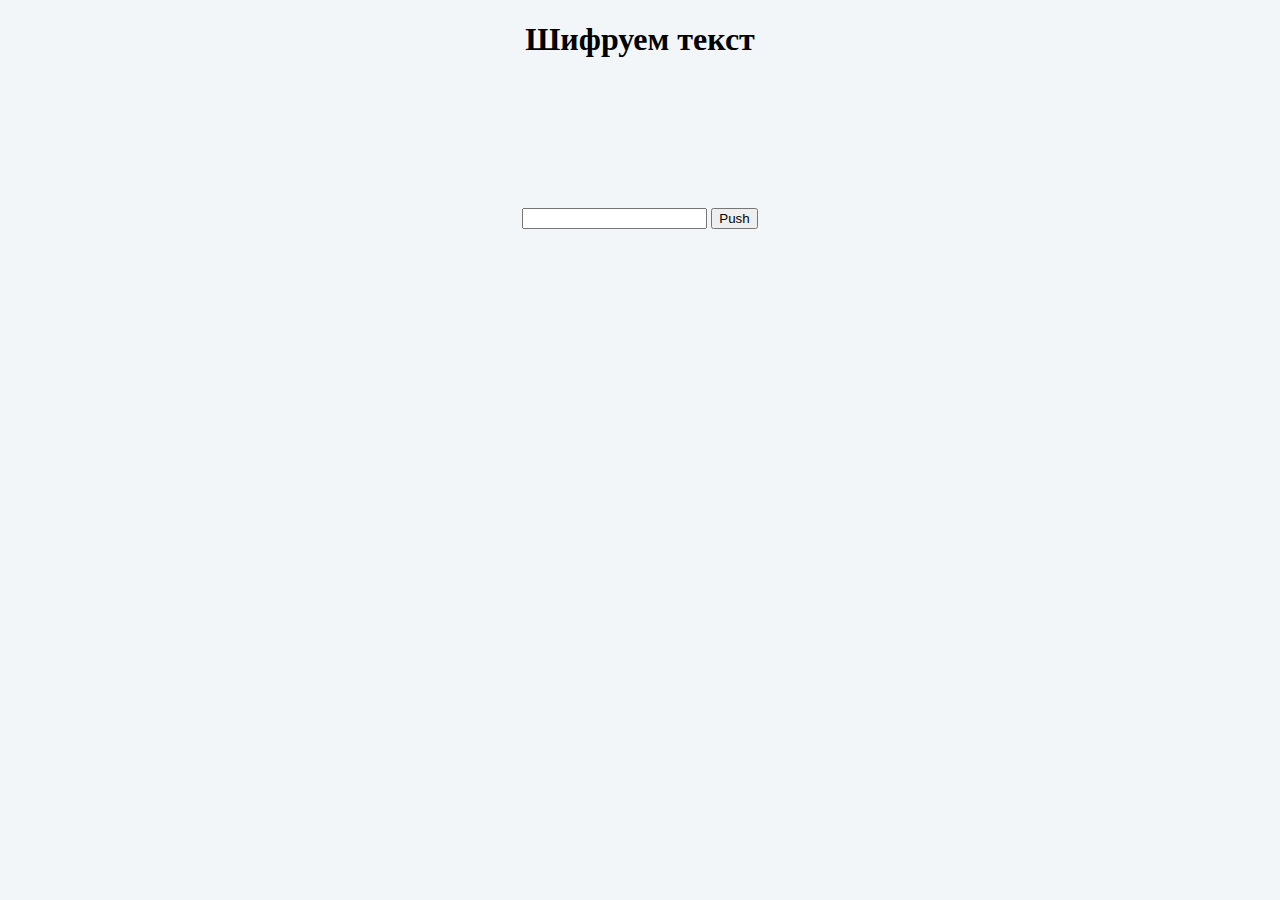
<file: js_project_2/index.html>
<!DOCTYPE html>
<html lang="en">
<head>
    <meta charset="UTF-8">
    <meta name="viewport" content="width=device-width, initial-scale=1.0">
    <link rel="stylesheet" href="css/style.css">
    
    <meta http-equiv="X-UA-Compatible" content="ie=edge">
    <title>Project 2</title>
</head>
<body class="page">

    <div class="container">

        <h1>
            Шифруем текст
        </h1>

        <div>
            <input type="text" id="text-input">
            <button>Push</button>
        </div>

        <p id="out"></p>
    </div>
   
    <script src="js/script.js"></script>
</body>
</html>
</file>
<file: style.css>
.page {
    background-color: #f2f6f8;
}

.container {
    width: 1200px;
    margin: 0 auto;
}

.page__title {
    font-size: 35px;
}

.page__list {
    display: flex;
    justify-content: space-between;
    flex-wrap: wrap;

    margin: 0;
    padding: 0;

    list-style: none;
}

.list-lessons__item {
    width: 550px;
    margin-top: 15px;
    padding: 15px;

    background-color: #c6e2ea;
    border: 1px #000 solid;
}

.list-lessons__title {
    font-size: 25px;
}

.list-lessons__subtitle {
    font-size: 20px;
}

.list-lessons__text {
    font-size: 18px;
}

.list-lessons__link {
    display: block;
    
    width: 200px;
    padding-top: 10px;
    padding-bottom: 10px;

    font-size: 17px;
    text-align: center;
    text-decoration: none;
    text-transform: uppercase;

    color: #fff;
    background-color: #b82121;
    border-radius: 10px;
}
</file>
<file: js_lesson_2/css/style.css>
.page {
    background-color: #f2f6f8;
}

.container {
    display: flex;
    flex-wrap: wrap;
    width: 1200px;
    margin: 0 auto;
}

.wrapper {
    width: 500px;
    margin-top: 15px;
    margin-right: 15px;
    margin-bottom: 15px;
    padding: 15px;

    border: 2px solid #000000;
    background-color: #fff;
}

h2 {
    margin-top: 0;
}
</file>
<file: js_lesson_3/css/style.css>
.page {
    background-color: #f2f6f8;
}

.container {
    display: flex;
    flex-wrap: wrap;
    width: 1200px;
    margin: 0 auto;
}

.wrapper {
    width: 500px;
    margin-top: 15px;
    margin-right: 15px;
    margin-bottom: 15px;
    padding: 15px;

    border: 2px solid #000000;
    background-color: #fff;
}

h2 {
    margin-top: 0;
}
</file>
<file: js_lesson_4/css/style.css>
.page {
    background-color: #f2f6f8;
}

.container {
    display: flex;
    flex-wrap: wrap;
    width: 1200px;
    margin: 0 auto;
}

.wrapper {
    width: 500px;
    margin-top: 15px;
    margin-right: 15px;
    margin-bottom: 15px;
    padding: 15px;

    border: 2px solid #000000;
    background-color: #fff;
}

h2 {
    margin-top: 0;
}
</file>
<file: js_lesson_5/css/style.css>
.page {
    background-color: #f2f6f8;
}

.container {
    display: flex;
    flex-wrap: wrap;
    width: 1200px;
    margin: 0 auto;
}

.wrapper {
    width: 500px;
    margin-top: 15px;
    margin-right: 15px;
    margin-bottom: 15px;
    padding: 15px;

    border: 2px solid #000000;
    background-color: #fff;
}

h2 {
    margin-top: 0;
}
</file>
<file: js_lesson_6/css/style.css>
.page {
    background-color: #f2f6f8;
}

.container {
    display: flex;
    flex-wrap: wrap;
    width: 1200px;
    margin: 0 auto;
}

.wrapper {
    width: 500px;
    margin-top: 15px;
    margin-right: 15px;
    margin-bottom: 15px;
    padding: 15px;

    border: 2px solid #000000;
    background-color: #fff;
}

h2 {
    margin-top: 0;
}

.out5,
.out6,
.out7,
.out8,
.out9,
.out10,
.out11,
.out12,
.out13,
.out14,
.out15,
.out16,
.out17,
.out18,
.out19,
.out20  {
    font-family: monospace;
}
</file>
<file: js_lesson_7/css/style.css>
.page {
    background-color: #f2f6f8;
}

.container {
    width: 1300px;
    margin: 0 auto;
}

.task__bottom,
.task__top {
    display: flex;
    flex-wrap: wrap;
}

.wrapper {
    width: 600px;
    margin-top: 15px;
    margin-right: 15px;
    margin-bottom: 15px;
    padding: 15px;

    border: 2px solid #000000;
    background-color: #fff;
}

h2 {
    margin-top: 0;
    text-align: center;
    font-size: 35px;
}

h3 {
    margin: 0;
    text-align: center;
    font-size: 30px;
}
</file>
<file: js_lesson_8/style.css>
html,
body {
    font-family: serif;
}

body {
    margin: 20px auto;
}
</file>
<file: js_lesson_9/style.css>
html,
body {
    font-family: serif;
}

body {
    margin: 20px auto;
}

.css-1 {
    background: green;
}

.css-2 {
    background: #c0c0c0;
}

.css-3 {
    background: yellow;
}

.css-4 {
    background: orange;
}

.css-5 {
    background: red;
}

.active {
    border: 2px solid black;
}
</file>
<file: js_project_2/css/style.css>
h1 {
    margin-bottom: 150px;
}

.page {
    background-color: #f2f6f8;
}

.container { 
    width: 1200px;
    margin: 0 auto;

    text-align: center;
}
</file>
